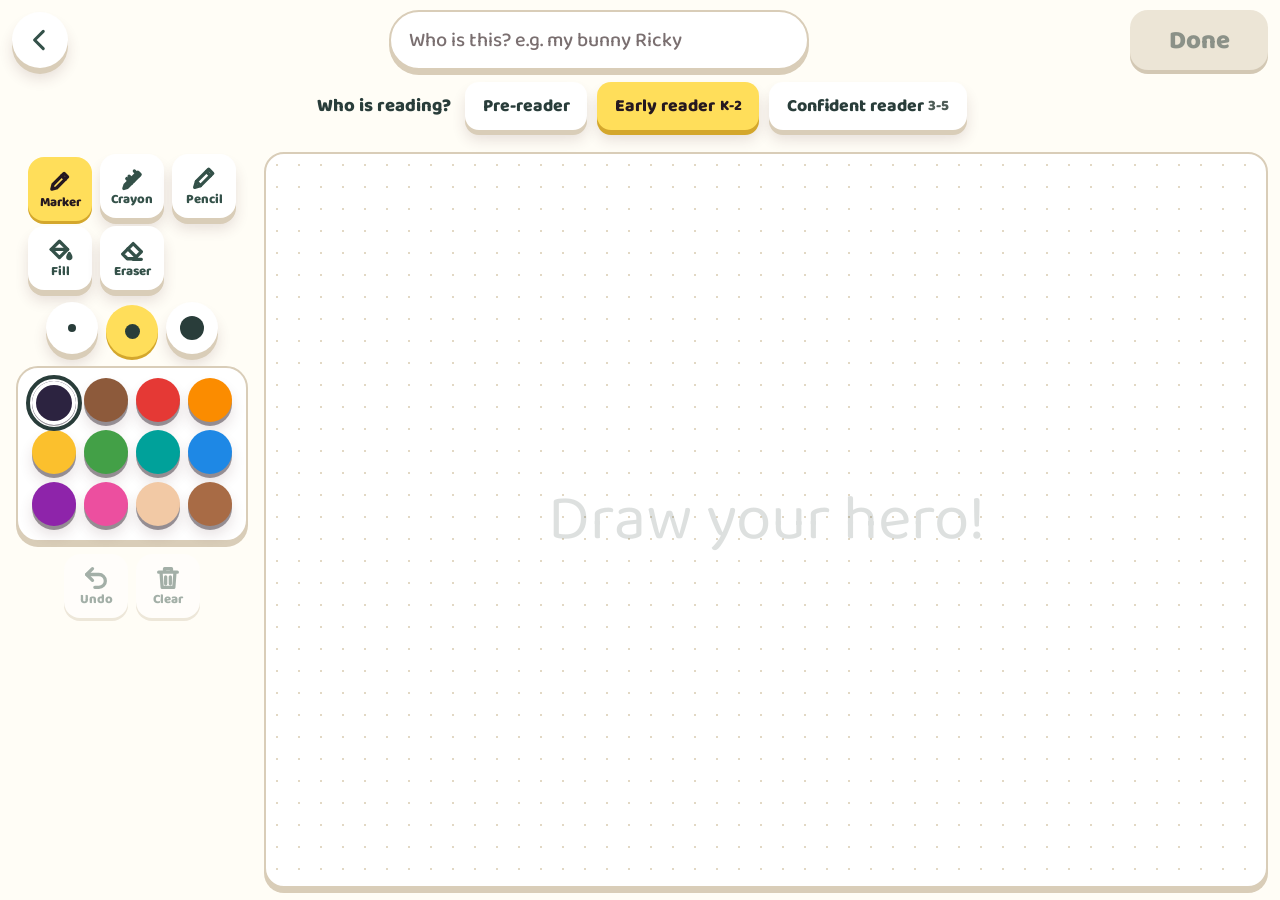
<file: static/draw.html>
<!doctype html>
<html lang="en">
<head>
<meta charset="utf-8">
<meta name="viewport" content="width=device-width, initial-scale=1, viewport-fit=cover, user-scalable=no">
<meta name="theme-color" content="#12102b">
<title>Draw your hero · StoryForge</title>
<link rel="icon" href="/static/art/icon.svg" type="image/svg+xml">
<link rel="preconnect" href="https://fonts.googleapis.com">
<link rel="preconnect" href="https://fonts.gstatic.com" crossorigin>
<link rel="stylesheet" href="https://fonts.googleapis.com/css2?family=Baloo+2:wght@500;600;700;800&family=Chewy&display=swap">
<link rel="stylesheet" href="/static/draw.css">
</head>
<body>
  <header class="bar bar-top">
    <a class="back" href="/" aria-label="Back to StoryForge">
      <svg viewBox="0 0 24 24" aria-hidden="true"><path d="M15 4l-8 8 8 8"/></svg>
    </a>
    <h1 class="visually-hidden">Draw your hero</h1>
    <!-- Optional: the child's own words ("my bunny Ricky") beat the vision model's guess. -->
    <form class="who" id="who-form" autocomplete="off">
      <label class="visually-hidden" for="who">Who is this? (you can leave it empty)</label>
      <input id="who" type="text" maxlength="60" placeholder="Who is this? e.g. my bunny Ricky" enterkeyhint="done">
    </form>
    <button class="done" id="done" type="button" disabled>Done</button>
    <fieldset class="levels" id="levels">
      <legend>Who is reading?</legend>
      <label><input type="radio" name="reading-level" value="pre"><span>Pre-reader</span></label>
      <label><input type="radio" name="reading-level" value="early" checked><span>Early reader <small>K-2</small></span></label>
      <label><input type="radio" name="reading-level" value="confident"><span>Confident reader <small>3-5</small></span></label>
    </fieldset>
  </header>

  <!-- The paper: its own area, never under the toolbar. -->
  <main class="workspace">
    <div class="paper" id="paper">
      <canvas id="canvas" aria-label="Drawing paper. Draw your hero here with your finger, a pen or the mouse."></canvas>
      <p class="hint" id="hint" aria-hidden="true">Draw your hero!</p>
      <p class="paper-note" id="paper-note" role="status" hidden></p>
    </div>

    <nav class="toolbar" aria-label="Drawing tools">
    <div class="tool-group tools" role="radiogroup" aria-label="Tools" id="tools">
      <button class="tool" type="button" role="radio" aria-checked="true" data-tool="marker">
        <svg viewBox="0 0 24 24" aria-hidden="true"><path d="M5 19l1-4 9.5-9.5 3 3L9 18z"/><path d="M13.5 7.5l3 3"/></svg>
        <span>Marker</span>
      </button>
      <button class="tool" type="button" role="radio" aria-checked="false" data-tool="crayon">
        <svg viewBox="0 0 24 24" aria-hidden="true"><path d="M6 18l-1 3 3-1 11-11-2-2z"/><path d="M14 6l4 4M9.5 10.5l4 4M7.5 12.5l4 4"/></svg>
        <span>Crayon</span>
      </button>
      <button class="tool" type="button" role="radio" aria-checked="false" data-tool="pencil">
        <svg viewBox="0 0 24 24" aria-hidden="true"><path d="M4 20l1.5-5L16 4.5l3.5 3.5L9 18.5z"/><path d="M14 6.5l3.5 3.5M5.5 15l3.5 3.5"/></svg>
        <span>Pencil</span>
      </button>
      <button class="tool" type="button" role="radio" aria-checked="false" data-tool="bucket">
        <svg viewBox="0 0 24 24" aria-hidden="true"><path d="M4.5 11.5l7-7 7 7-7 7z"/><path d="M4.5 11.5h14"/><path d="M20 15c-.7 1.2-1.3 2.1-1.3 3a1.3 1.3 0 0 0 2.6 0c0-.9-.6-1.8-1.3-3z"/></svg>
        <span>Fill</span>
      </button>
      <button class="tool" type="button" role="radio" aria-checked="false" data-tool="eraser">
        <svg viewBox="0 0 24 24" aria-hidden="true"><path d="M4 15.5l9-9 7 7-6 6H8z"/><path d="M8.5 11l7 7M13 20h7"/></svg>
        <span>Eraser</span>
      </button>
    </div>
    <div class="tool-group sizes" role="radiogroup" aria-label="Brush size" id="sizes">
      <button class="size" type="button" role="radio" aria-checked="false" aria-label="Thin" data-size="0.55"><i></i></button>
      <button class="size" type="button" role="radio" aria-checked="true" aria-label="Medium" data-size="1"><i></i></button>
      <button class="size" type="button" role="radio" aria-checked="false" aria-label="Thick" data-size="1.8"><i></i></button>
    </div>
    <div class="tool-group colors" role="radiogroup" aria-label="Colours" id="colors">
      <button type="button" role="radio" aria-checked="true" aria-label="Black" data-color="#2c2340"></button>
      <button type="button" role="radio" aria-checked="false" aria-label="Brown" data-color="#8d5a3b"></button>
      <button type="button" role="radio" aria-checked="false" aria-label="Red" data-color="#e53935"></button>
      <button type="button" role="radio" aria-checked="false" aria-label="Orange" data-color="#fb8c00"></button>
      <button type="button" role="radio" aria-checked="false" aria-label="Yellow" data-color="#fbc02d"></button>
      <button type="button" role="radio" aria-checked="false" aria-label="Green" data-color="#43a047"></button>
      <button type="button" role="radio" aria-checked="false" aria-label="Teal" data-color="#00a19a"></button>
      <button type="button" role="radio" aria-checked="false" aria-label="Blue" data-color="#1e88e5"></button>
      <button type="button" role="radio" aria-checked="false" aria-label="Purple" data-color="#8e24aa"></button>
      <button type="button" role="radio" aria-checked="false" aria-label="Pink" data-color="#ec4f9f"></button>
      <button type="button" role="radio" aria-checked="false" aria-label="Light skin" data-color="#f2c9a5"></button>
      <button type="button" role="radio" aria-checked="false" aria-label="Dark skin" data-color="#a86b45"></button>
    </div>
    <div class="tool-group actions">
      <button class="tool" id="undo" type="button" disabled>
        <svg viewBox="0 0 24 24" aria-hidden="true"><path d="M9 14L4 9l5-5"/><path d="M4 9h10.5a5.5 5.5 0 0 1 0 11H11"/></svg>
        <span>Undo</span>
      </button>
      <button class="tool" id="clear" type="button" disabled>
        <svg viewBox="0 0 24 24" aria-hidden="true"><path d="M4 7h16M10 11v6M14 11v6M6 7l1 13h10l1-13M9 7V4h6v3"/></svg>
        <span>Clear</span>
      </button>
    </div>
    </nav>
  </main>

  <div class="confirm" id="confirm" hidden>
    <div class="sheet" role="dialog" aria-modal="true" aria-labelledby="confirm-text">
      <p id="confirm-text">Clear the whole drawing?</p>
      <div class="sheet-row">
        <button class="ghost" id="confirm-no" type="button">Keep it</button>
        <button class="primary" id="confirm-yes" type="button">Clear</button>
      </div>
    </div>
  </div>

  <div class="busy" id="busy" hidden>
    <div class="sheet" role="status" aria-live="polite">
      <div class="spinner" aria-hidden="true"></div>
      <p id="busy-text">Getting to know your hero…</p>
      <p class="busy-error" id="busy-error" hidden></p>
      <button class="primary" id="busy-retry" type="button" hidden>Let's try that again</button>
      <button class="ghost" id="busy-close" type="button" hidden>Keep drawing</button>
    </div>
  </div>

<script src="/static/draw.js"></script>
</body>
</html>
</file>
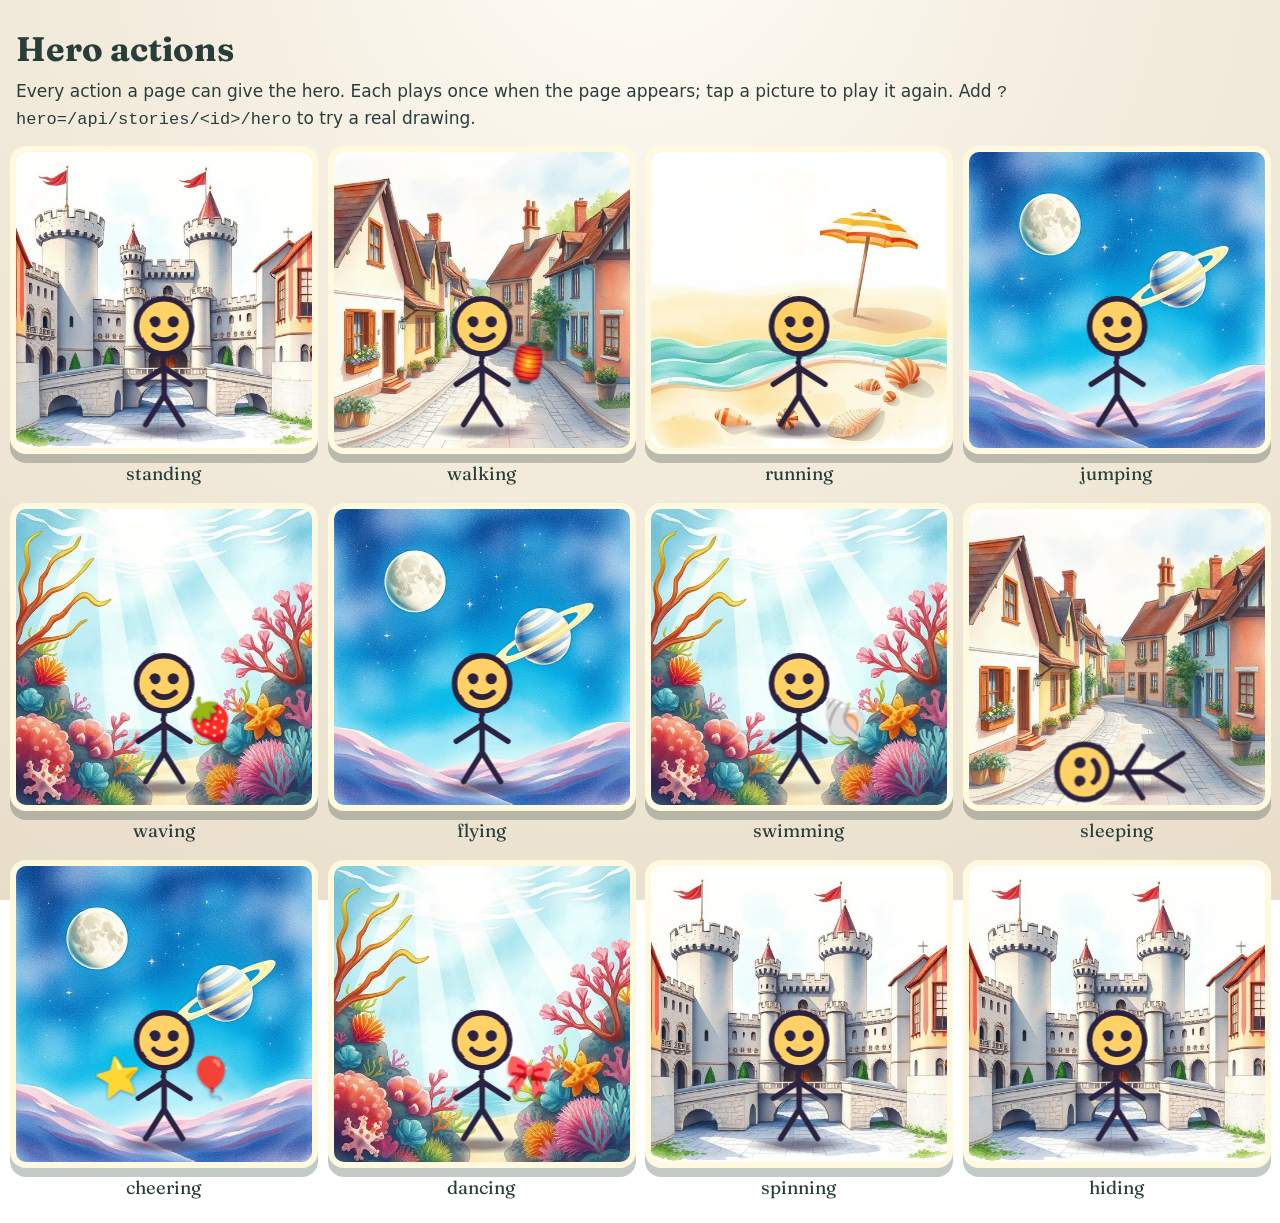
<file: static/hero-demo.html>
<!doctype html>
<html lang="en">
<head>
<meta charset="utf-8">
<meta name="viewport" content="width=device-width, initial-scale=1">
<title>Hero actions · StoryForge</title>
<link rel="icon" href="/static/art/icon.svg" type="image/svg+xml">
<link rel="stylesheet" href="/static/style.css">
<style>
  /* A preview of every hero action, using the storybook's own CSS and hero.js. */
  body { display: block; padding: 24px 16px; }
  h1 { color: var(--parchment); font-family: var(--display); margin: 0 0 4px; }
  .note { color: var(--mist); margin: 0 0 20px; }
  .grid { display: grid; grid-template-columns: repeat(auto-fill, minmax(240px, 1fr)); gap: 22px; }
  .tile { margin: 0; }
  .tile .picture { max-width: none; }
  .tile figcaption { color: var(--parchment); font-family: var(--display); font-size: 1.15rem; text-align: center; margin-top: 12px; }
</style>
</head>
<body>
<svg class="defs" width="0" height="0" aria-hidden="true" focusable="false" style="position:absolute">
  <filter id="line-boil" x="-6%" y="-6%" width="112%" height="112%">
    <feTurbulence id="line-boil-noise" type="fractalNoise" baseFrequency="0.03" numOctaves="2" seed="1"/>
    <feDisplacementMap in="SourceGraphic" scale="2" xChannelSelector="R" yChannelSelector="G"/>
  </filter>
</svg>
<h1>Hero actions</h1>
<p class="note">Every action a page can give the hero. Each plays once when the page appears; tap a picture to play it again. Add <code>?hero=/api/stories/&lt;id&gt;/hero</code> to try a real drawing.</p>
<div class="grid" id="grid"></div>
<template id="tile">
  <figure class="tile">
    <div class="picture" data-state="completed">
      <img class="background" alt="">
      <div class="hero-stage" aria-hidden="true">
        <div class="hero-move">
          <span class="hero-shadow"></span>
          <div class="hero-flip"><div class="hero-act"><div class="hero-breath">
            <img class="hero" alt="" draggable="false">
            <div class="hero-props"></div>
          </div></div></div>
        </div>
      </div>
      <div class="hero-fx" aria-hidden="true"></div>
    </div>
    <figcaption></figcaption>
  </figure>
</template>
<script src="/static/hero.js"></script>
<script>
  (() => {
    // A few tiles hold props, as a page's plan can give the hero.
    const props = { waving: ["🍓"], walking: ["🏮"], swimming: ["🐚"], cheering: ["🎈", "⭐"], dancing: ["🎀"] };
    const backgrounds = { swimming: "underwater", flying: "space", sleeping: "village", hiding: "castle", running: "beach", walking: "village" };
    // Any hero picture: ?hero=/api/stories/<id>/hero ; otherwise a simple doodle drawn right here.
    const doodle = "data:image/svg+xml," + encodeURIComponent(
      "<svg xmlns='http://www.w3.org/2000/svg' viewBox='0 0 120 160'><g fill='none' stroke='#2c2340' stroke-width='6' stroke-linecap='round'>" +
      "<circle cx='60' cy='45' r='30' fill='#ffd166'/><path d='M60 75v45M60 90l-28 18M60 90l28 18M60 120l-20 32M60 120l20 32'/>" +
      "<circle cx='50' cy='40' r='3' fill='#2c2340'/><circle cx='70' cy='40' r='3' fill='#2c2340'/><path d='M48 55q12 10 24 0'/></g></svg>");
    const hero = new URLSearchParams(location.search).get("hero") || doodle;
    const noise = document.getElementById("line-boil-noise");
    window.HeroAnimator.ACTIONS.forEach((action, i) => {
      const tile = document.getElementById("tile").content.firstElementChild.cloneNode(true);
      tile.querySelector("figcaption").textContent = action;
      tile.querySelector(".background").src = `/static/art/preset-${backgrounds[action] || ["castle", "beach", "village", "space", "underwater"][i % 5]}.jpg`;
      const img = tile.querySelector(".hero");
      img.src = hero;
      img.style.filter = "url(#line-boil)";
      document.getElementById("grid").appendChild(tile);
      // Only the first tile drives the shared line-boil noise; the others just animate.
      const animator = window.HeroAnimator.create(tile.querySelector(".picture"), {
        fx: tile.querySelector(".hero-fx"), noise: i === 0 ? noise : null,
      });
      animator.init();
      const held = (props[action] || []).map((emoji) => ({ name: "", emoji }));
      animator.set(action, held);
      tile.addEventListener("click", () => animator.set(action, held));
    });
  })();
</script>
</body>
</html>
</file>
<file: static/draw.css>
/* StoryForge: the hero drawing page, in the team's storybook style (same fonts, colours and chunky
   buttons as style.css): Baloo 2, warm paper, a coloured bottom edge that presses down. */

:root {
  --text: #293d3a;
  --text-soft: #4f5d58;
  --paper: #fffdf6;
  --cream: #fff9df;
  --red: #ff524d;  --red-edge: #c4376d;  --orange: #ff8637;
  --yellow: #ffde5a; --yellow-edge: #d4a72c;
  --violet: #684178;
  --soft-edge: #d9cdb8;
  --button-text: #251820;
  --ui: "Baloo 2", "Trebuchet MS", system-ui, sans-serif;
  --titles: "Chewy", "Baloo 2", cursive;
  --ease: cubic-bezier(.2, .7, .2, 1);
  --pad: max(12px, env(safe-area-inset-left));
}

/* Overlays below use display: grid, which would otherwise beat the hidden attribute
   (the loading screen then covers the paper from the start). Same rule as style.css. */
[hidden] { display: none !important; }

* { box-sizing: border-box; }
html, body { height: 100%; }
/* Top bar, then the workspace: the paper and the toolbar side by side (landscape) or one above the
   other (portrait). The toolbar never covers the paper. */
body {
  margin: 0;
  height: 100dvh;
  display: grid;
  grid-template-rows: auto minmax(0, 1fr);
  overflow: hidden;
  background: var(--paper);
  color: var(--text);
  font-family: var(--ui);
  -webkit-tap-highlight-color: transparent;
  -webkit-user-select: none;
  user-select: none;
  overscroll-behavior: none;
}

.workspace {
  min-height: 0;
  display: grid;
  grid-template-rows: minmax(0, 1fr) auto;
  gap: 12px;
  padding: 4px var(--pad) max(12px, env(safe-area-inset-bottom));
}
/* The paper. (Only the drawing is sent, never this background.) */
.paper {
  position: relative; min-height: 0; min-width: 0; overflow: hidden;
  border-radius: 20px;
  border: 2px solid var(--soft-edge);
  box-shadow: 0 5px 0 var(--soft-edge);
  background:
    radial-gradient(#e2d8c4 1px, transparent 1.4px) 0 0 / 22px 22px,
    #fff;
}
#canvas {
  position: absolute; inset: 0;
  width: 100%; height: 100%;
  touch-action: none;
  cursor: crosshair;
}
.paper-note {
  position: absolute; top: 12px; left: 50%; transform: translateX(-50%); z-index: 2;
  margin: 0; padding: .45em 1.1em; border-radius: 999px;
  background: #fff6bd; color: #4a3550; font-weight: 800; font-size: 1.05rem;
  box-shadow: 0 4px 0 var(--yellow-edge);
  pointer-events: none; white-space: nowrap;
}

.hint {
  position: absolute; inset: 0;
  display: grid; place-items: center;
  margin: 0;
  font-family: var(--titles); font-weight: 400;
  font-size: clamp(2.2rem, 7vw, 4rem);
  color: rgba(41, 61, 58, .16);
  pointer-events: none;
  transition: opacity .4s var(--ease);
}
.hint.gone { opacity: 0; }

.bar {
  display: flex; align-items: center; gap: 12px;
  padding-inline: var(--pad);
}
.bar-top { padding-top: max(10px, env(safe-area-inset-top)); padding-bottom: 12px; justify-content: space-between; flex-wrap: wrap; row-gap: 12px; }

.visually-hidden {
  position: absolute !important; width: 1px; height: 1px; margin: -1px; padding: 0;
  overflow: hidden; clip: rect(0 0 0 0); white-space: nowrap; border: 0;
}

button { font: inherit; color: inherit; cursor: pointer; }
button:focus-visible, a:focus-visible { outline: 3px solid var(--violet); outline-offset: 3px; }

/* ───────── chunky buttons: a coloured bottom edge that presses down ───────── */

.back, .done, .primary, .ghost, .tool, .size, .who-mic, .levels span, .colors button {
  --face: #fff; --edge: var(--soft-edge); --lift: 6px;
  border: 0;
  background: var(--face);
  color: var(--text);
  font-weight: 800;
  box-shadow: 0 var(--lift) 0 var(--edge), 0 calc(var(--lift) + 5px) 14px rgba(84, 42, 51, .14);
  transition: transform .18s var(--ease), box-shadow .18s var(--ease), background-color .18s;
}
@media (hover: hover) {
  .back:hover, .done:hover:not(:disabled), .primary:hover, .ghost:hover, .tool:hover:not(:disabled), .size:hover,
  .who-mic:hover, .levels label:hover span, .colors button:hover:not([aria-checked="true"]) {
    transform: translateY(-3px) rotate(-1deg);
    box-shadow: 0 calc(var(--lift) + 3px) 0 var(--edge), 0 calc(var(--lift) + 9px) 18px rgba(84, 42, 51, .16);
  }
  .done:hover:not(:disabled), .primary:hover { --face: var(--orange); }
}
.back:active, .done:active:not(:disabled), .primary:active, .ghost:active, .tool:active:not(:disabled), .size:active,
.who-mic:active, .levels label:active span, .colors button:active {
  transform: translateY(calc(var(--lift) - 2px));
  box-shadow: 0 2px 0 var(--edge);
}

.who {
  flex: 1 1 auto; max-width: 420px; min-width: 0;
  display: flex; align-items: center; gap: 6px;
  min-height: 56px; padding: 4px 6px 4px 18px;
  border-radius: 999px;
  background: #fff;
  border: 2px solid var(--soft-edge);
  box-shadow: 0 5px 0 var(--soft-edge);
}
.who:focus-within { border-color: #d06d4b; box-shadow: 0 5px 0 #e3b9a4; }
.who input {
  flex: 1; min-width: 0; border: 0; outline: 0; background: transparent;
  font: inherit; font-size: clamp(1.05rem, 3vw, 1.25rem); font-weight: 700; color: var(--text); padding: 8px 0;
}
.who input::placeholder { color: #7a6f70; opacity: 1; font-weight: 500; }
.who-mic {
  --face: #43b4fb; --edge: #2a86c4; --lift: 4px;
  display: grid; place-items: center; flex: none;
  width: 44px; height: 44px; border-radius: 50%;
  color: #1d3346;
}
.who-mic svg { width: 22px; height: 22px; fill: none; stroke: currentColor; stroke-width: 2.2; stroke-linecap: round; stroke-linejoin: round; }
.who-mic.listening { --face: #ff80cf; --edge: #c2559b; animation: pulse 1s ease-in-out infinite; }
@keyframes pulse { 50% { outline: 4px solid rgba(255, 128, 207, .5); outline-offset: 3px; } }

.back {
  display: grid; place-items: center;
  width: 56px; height: 56px; border-radius: 50%;
  color: #345149;
}
.back svg, .tool svg { width: 26px; height: 26px; fill: none; stroke: currentColor; stroke-width: 2.8; stroke-linecap: round; stroke-linejoin: round; }

.done, .primary {
  --face: var(--red); --edge: var(--red-edge); --lift: 7px;
  border-radius: 18px;
  min-height: 60px; padding: 0 1.5em;
  color: var(--button-text);
  font-size: clamp(1.3rem, 3.4vw, 1.6rem);
}
.done:disabled { --face: #ece5d6; --edge: #d3c8b4; color: rgba(41, 61, 58, .5); box-shadow: 0 4px 0 var(--edge); cursor: default; }

/* Reading level: three chunky pills (radio buttons underneath), on a second row of the top bar. */
.levels {
  flex: 1 1 100%; border: 0; margin: 0; padding: 0 0 6px; min-width: 0;
  display: flex; flex-wrap: wrap; justify-content: center; align-items: center; gap: 12px 10px;
  pointer-events: none;
}
.levels > * { pointer-events: auto; }
.levels legend { float: left; padding: 0 4px; font-size: clamp(1rem, 2.6vw, 1.15rem); font-weight: 800; color: var(--text); }
.levels label { position: relative; }
.levels input { position: absolute; inset: 0; margin: 0; opacity: 0; cursor: pointer; z-index: 1; }
.levels span {
  --lift: 5px;
  display: inline-flex; align-items: center; min-height: 48px;
  border-radius: 14px; padding: 0 1em;
  font-size: clamp(.98rem, 2.6vw, 1.1rem);
}
.levels small { font-size: .85em; color: var(--text-soft); margin-left: .3em; }
.levels input:checked + span { --face: var(--yellow); --edge: var(--yellow-edge); color: var(--button-text); }
.levels input:checked + span small { color: var(--button-text); }
.levels input:focus-visible + span { outline: 3px solid var(--violet); outline-offset: 4px; }

/* ───────── the toolbar ─────────
   Portrait: one row of tools, sizes, undo and clear, then the twelve colours.
   Landscape: a panel left of the paper (away from a right hand that is drawing). */
.toolbar {
  display: grid;
  grid-template-columns: auto auto auto;
  grid-template-areas: "tools sizes actions" "colors colors colors";
  justify-content: center; align-items: center;
  gap: 12px 18px;
}
.tools { grid-area: tools; }
.sizes { grid-area: sizes; }
.actions { grid-area: actions; }
.colors { grid-area: colors; }
.tool-group { display: flex; gap: 8px; }

/* Tools: big icon buttons; the chosen one is yellow and pressed in. */
.tool {
  display: flex; flex-direction: column; align-items: center; justify-content: center; gap: 1px;
  width: 64px; min-height: 64px; padding: 6px 4px;
  border-radius: 16px;
  font-size: .82rem; line-height: 1.1;
  color: #345149;
}
.tool svg { width: 28px; height: 28px; }
.tool[aria-checked="true"] { --face: var(--yellow); --edge: var(--yellow-edge); color: var(--button-text); transform: translateY(3px); box-shadow: 0 3px 0 var(--edge); }
.tool:disabled { opacity: .45; box-shadow: 0 3px 0 var(--edge); cursor: default; }

/* Brush sizes: three dots. */
.size {
  display: grid; place-items: center;
  width: 52px; height: 52px; border-radius: 50%;
}
.size i { display: block; border-radius: 50%; background: var(--text); }
.size:nth-child(1) i { width: 8px; height: 8px; }
.size:nth-child(2) i { width: 15px; height: 15px; }
.size:nth-child(3) i { width: 24px; height: 24px; }
.size[aria-checked="true"] { --face: var(--yellow); --edge: var(--yellow-edge); transform: translateY(3px); box-shadow: 0 3px 0 var(--edge); }

/* Colour swatches: twelve chunky circles with a darker bottom edge; the chosen one is pressed in. */
.colors {
  flex-wrap: wrap; justify-content: center;
  padding: 10px 14px 14px; border-radius: 22px;
  background: #fff;
  border: 2px solid var(--soft-edge);
  box-shadow: 0 5px 0 var(--soft-edge);
}
.colors button {
  --face: var(--swatch); --edge: rgba(41, 30, 40, .45); --lift: 4px;
  width: 44px; height: 44px; flex: none;
  border-radius: 50%;
  background: var(--swatch);
}
.colors button[aria-checked="true"] {
  transform: translateY(3px);
  box-shadow: 0 1px 0 var(--edge), inset 0 0 0 4px #fff;
  outline: 4px solid var(--text); outline-offset: 2px;
}

/* Narrow portrait (phones): tools on their own row, colours in two rows. */
@media (max-width: 719px) and (orientation: portrait) {
  .toolbar { grid-template-columns: auto auto; grid-template-areas: "tools tools" "sizes actions" "colors colors"; gap: 10px 14px; }
  .tool { width: 58px; min-height: 58px; }
  .colors { max-width: calc(6 * 44px + 5 * 8px + 32px); }
}
/* Landscape: the toolbar is a panel left of the paper. */
@media (orientation: landscape) and (min-width: 700px) {
  .workspace { grid-template-columns: auto minmax(0, 1fr); grid-template-rows: minmax(0, 1fr); }
  .toolbar { grid-column: 1; grid-row: 1; }
  .paper { grid-column: 2; grid-row: 1; }
  .toolbar {
    grid-template-columns: auto; grid-template-areas: "tools" "sizes" "colors" "actions";
    align-content: start; justify-items: center; overflow-y: auto; padding: 2px 4px 8px;
  }
  .tools { display: grid; grid-template-columns: repeat(3, 64px); }
  .colors { display: grid; grid-template-columns: repeat(4, 44px); gap: 8px; }
}
/* Short landscape screens (phones): smaller tools so everything still fits. */
@media (orientation: landscape) and (max-height: 520px) {
  .tool { width: 52px; min-height: 52px; font-size: .72rem; }
  .tool svg { width: 22px; height: 22px; }
}

.confirm, .busy {
  position: fixed; inset: 0;
  display: grid; place-items: center;
  padding: 20px;
  background: rgba(8, 10, 26, .6);
}
.sheet {
  width: min(440px, 100%);
  display: flex; flex-direction: column; align-items: center; gap: 18px;
  padding: 30px 26px 34px;
  border-radius: 25px;
  background: #fff0c7; color: #443847;
  border: 6px solid #5b3a49;
  box-shadow: 0 15px 0 #2c2232;
  text-align: center;
  font-size: 1.35rem; font-weight: 800;
  animation: sheetPop .35s cubic-bezier(.2, .9, .3, 1.2);
}
@keyframes sheetPop { from { transform: scale(.75) rotate(3deg); opacity: 0; } }
.sheet p { margin: 0; }
.sheet-row { display: flex; gap: 14px; flex-wrap: wrap; justify-content: center; padding-bottom: 6px; }
.ghost {
  border-radius: 16px; padding: 0 1.3em; min-height: 56px;
  font-size: 1.15rem;
}
.busy-error { font-size: 1.08rem; font-weight: 700; color: #5d4f5d; }
.spinner {
  width: 60px; height: 60px; border-radius: 50%;
  border: 8px solid #f3e6c0; border-top-color: var(--red); border-right-color: var(--yellow);
  animation: spin 1s linear infinite;
}
@keyframes spin { to { transform: rotate(360deg); } }

@media (prefers-reduced-motion: reduce) {
  *, *::before, *::after { animation-duration: .01ms !important; animation-iteration-count: 1 !important; transition-duration: .01ms !important; }
  .back, .done, .primary, .ghost, .tool, .size, .who-mic, .levels span, .colors button { transform: none !important; }
}
</file>
<file: static/style.css>
/* StoryForge, in the team's storybook style (KidsStorybookGame): Chewy for titles, Baloo 2 for
   everything else, a bright title screen (paper moon, hills, trees), the name "StoryForge" in Caprasimo, a green
   two-panel book on dotted paper, and chunky buttons whose coloured bottom edge presses down.
   The picture and the hero layer ("Hero animation" below) keep their own look. */

@font-face {
  font-family: "Caprasimo"; /* the StoryForge title, everywhere (self-hosted; OFL, see static/fonts) */
  src: url("/static/fonts/caprasimo-latin.woff2") format("woff2");
  font-weight: 400;
  font-display: swap;
}
@font-face {
  font-family: "Fraunces"; /* only the hero's sleeping "zzz" still uses it */
  src: url("/static/fonts/fraunces-latin-soft.woff2") format("woff2");
  font-weight: 100 900;
  font-display: swap;
}

:root {
  /* the team palette */
  --text: #293d3a;
  --title: #2d4e47;
  --text-soft: #4f5d58;     /* 6.6:1 on the paper */
  --paper: #faf6ea;
  --paper-dots: #d7cdb9;
  --cream: #fff9df;
  --frame: #4f8576;         /* the book frame, a little brighter than the design's #48685d */
  --frame-light: #5f9686;
  --frame-edge: #b7a88d;
  --chapter: #a94b31;       /* the design's #cf6a48, darkened to 5:1 for the small label */
  --rust: #d06d4b;
  --red: #ff524d;  --red-edge: #c4376d;  --orange: #ff8637;
  --yellow: #ffde5a; --yellow-edge: #d4a72c;
  --pink: #ff80cf; --purple: #c889ee; --violet: #684178; --violet-deep: #39285f;
  --green: #71b54c; --teal: #71c9b7; --blue: #43b4fb; --blue-edge: #2a86c4;
  --soft-edge: #d9cdb8;
  --button-text: #251820;   /* on red, orange and yellow buttons: 5:1 or better */

  /* The hero layer's own colours and font (unchanged). */
  --gold: #f4c76b;
  --gold-bright: #ffe3a1;
  --ember: #e89a3c;
  --ink: #2c2340;

  --ui: "Baloo 2", "Trebuchet MS", system-ui, sans-serif;
  --titles: "Chewy", "Baloo 2", cursive;
  /* The name "StoryForge" itself: one deep purple with a soft cream offset shadow. */
  --brand-font: "Caprasimo", "Chewy", "Baloo 2", serif;
  --brand-ink: #4b2d63;
  --brand-shadow: 3px 3px 0 #ffe7a8;
  --display: "Fraunces", "Iowan Old Style", "Palatino Linotype", Palatino, Georgia, serif;

  /* spacing scale: 4 8 12 16 24 32 48 64 */
  --s1: .25rem; --s2: .5rem; --s3: .75rem; --s4: 1rem; --s5: 1.5rem; --s6: 2rem; --s7: 3rem; --s8: 4rem;
  --ease: cubic-bezier(.2, .7, .2, 1);
}

*, *::before, *::after { box-sizing: border-box; }
[hidden] { display: none !important; }

html { -webkit-text-size-adjust: 100%; overflow-x: clip; }
body {
  margin: 0;
  min-height: 100dvh;
  display: grid;
  grid-template-rows: auto 1fr;
  background: radial-gradient(circle at 50% -10%, #fffdf7 0, #f4eddf 40%, #e8ddc9 100%) fixed;
  color: var(--text);
  font-family: var(--ui);
  font-size: 1.0625rem;
  line-height: 1.5;
  -webkit-font-smoothing: antialiased;
}
/* The cover and "describe your story" sit in the title screen's bright sky. */
body[data-view="landing"], body[data-view="invite"] {
  background:
    radial-gradient(rgba(255, 255, 255, .45) 2px, transparent 2px) 0 0 / 41px 41px,
    radial-gradient(circle at 50% 35%, #fffde5 0, #d8f5b2 28%, #71d7ca 62%, #43b4fb 100%);
  background-attachment: fixed;
}

button, input, textarea { font: inherit; color: inherit; }
button, a { -webkit-tap-highlight-color: transparent; }
button { cursor: pointer; }
button:disabled { cursor: default; }
:focus-visible { outline: 3px solid var(--violet); outline-offset: 3px; }

.visually-hidden {
  position: absolute; width: 1px; height: 1px; overflow: hidden;
  clip-path: inset(50%); white-space: nowrap;
}

/* ───────── chunky buttons ─────────
   A coloured bottom edge (--edge) under a coloured face (--face): hover lifts it a little,
   pressing pushes it down onto its edge. Every button is at least 48px tall for little fingers. */

.play-button, .chunky, .primary, .ghost, .quiet-link, .round, .leaf-button, .ink-button, .ink-link,
.mic, .levels span, .tap-to-hear-pill, .icon-button {
  --face: #fff; --edge: var(--soft-edge); --lift: 6px;
  border: 0;
  background: var(--face);
  color: var(--text);
  font-family: var(--ui);
  font-weight: 800;
  text-decoration: none;
  box-shadow: 0 var(--lift) 0 var(--edge), 0 calc(var(--lift) + 5px) 14px rgba(84, 42, 51, .16);
  transition: transform .18s var(--ease), box-shadow .18s var(--ease), background-color .18s;
}
@media (hover: hover) {
  .play-button:hover, .chunky:hover:not(:disabled), .primary:hover:not(:disabled), .ghost:hover,
  .quiet-link:hover:not(:disabled), .round:hover, .leaf-button:hover:not(:disabled), .ink-button:hover,
  .ink-link:hover, .mic:hover:not(.listening), .levels label:hover span, .icon-button:hover,
  .tap-to-hear:hover .tap-to-hear-pill {
    transform: translateY(-3px) rotate(-1deg);
    box-shadow: 0 calc(var(--lift) + 3px) 0 var(--edge), 0 calc(var(--lift) + 9px) 18px rgba(84, 42, 51, .18);
  }
}
.play-button:active, .chunky:active:not(:disabled), .primary:active:not(:disabled), .ghost:active,
.quiet-link:active:not(:disabled), .round:active, .leaf-button:active:not(:disabled), .ink-button:active,
.ink-link:active, .levels label:active span, .icon-button:active, .tap-to-hear:active .tap-to-hear-pill {
  transform: translateY(calc(var(--lift) - 2px));
  box-shadow: 0 2px 0 var(--edge);
}
.primary:disabled, .chunky:disabled, .quiet-link:disabled, .choice:disabled { opacity: .5; }

.play-button, .primary, .tap-to-hear-pill { --face: var(--red); --edge: var(--red-edge); --lift: 7px; color: var(--button-text); }
@media (hover: hover) { .play-button:hover, .primary:hover:not(:disabled) { --face: var(--orange); } }
.play-button {
  display: inline-flex; align-items: center; justify-content: center; gap: 12px;
  min-width: 200px; min-height: 64px; padding: 0 1.4em;
  border-radius: 18px;
  font-size: 1.45rem;
}
.play-triangle { width: 0; height: 0; border-top: 9px solid transparent; border-bottom: 9px solid transparent; border-left: 14px solid currentColor; }
.chunky {
  display: inline-flex; align-items: center; justify-content: center;
  min-height: 56px; padding: 0 1.3em;
  border-radius: 16px;
  font-size: 1.15rem;
}
.chunky.soft { --face: #fff6bd; --edge: var(--yellow-edge); color: #4a3550; }
.primary { border-radius: 16px; min-height: 56px; padding: 0 1.4em; font-size: 1.15rem; }
.primary.small { min-height: 52px; font-size: 1.05rem; padding: 0 1.1em; white-space: nowrap; }
.ghost, .quiet-link {
  display: inline-flex; align-items: center; justify-content: center;
  min-height: 48px; padding: 0 1.1em; border-radius: 14px; font-size: 1rem;
}

/* ───────── top bar ───────── */

.top {
  display: grid;
  grid-template-columns: 1fr auto 1fr;
  align-items: center;
  gap: var(--s4);
  padding: var(--s3) clamp(var(--s4), 3vw, var(--s6));
  min-height: 5.5rem;
  max-width: 1240px; width: 100%; margin: 0 auto;
}
body[data-view="landing"] .top { display: none; } /* the title screen is the whole page */
body[data-view="landing"] { grid-template-rows: 1fr; } /* so the cover gets the full height and sits centred */
.wordmark {
  justify-self: start;
  display: flex; align-items: center; gap: 12px;
  color: var(--brand-ink);
  text-decoration: none;
  font-family: var(--brand-font);
  font-weight: 400;
  font-size: 1.6rem;
  letter-spacing: .3px;
  text-shadow: var(--brand-shadow);
}
/* the little lantern from the design's brand mark */
.brand-mark { width: 42px; height: 42px; flex: none; border-radius: 50% 50% 46% 54%; background: #dd714b; display: grid; place-items: center; transform: rotate(-8deg); box-shadow: inset 0 -4px rgba(86, 53, 40, .15); }
.brand-mark span { width: 19px; height: 23px; background: #ffefac; border-radius: 50% 50% 45% 45%; box-shadow: 0 0 0 4px #315b52; position: relative; }
.brand-mark span::after { content: ""; width: 3px; height: 8px; background: #315b52; position: absolute; top: -6px; left: 8px; }
body[data-view="invite"] .wordmark { color: #1f4740; }

.top-centre { text-align: center; min-width: 0; }
.top-actions { justify-self: end; display: flex; align-items: center; gap: var(--s3); flex-wrap: wrap; justify-content: flex-end; }
.top-reading { display: none; }
body[data-view="reading"] .top-reading { display: block; }

.story-title {
  margin: 0;
  color: var(--title);
  font-family: var(--titles);
  font-weight: 400;
  font-size: clamp(1.6rem, 3vw, 2.4rem);
  line-height: 1.05;
  letter-spacing: .2px;
  text-wrap: balance;
}
.page-count { margin: 2px 0 0; color: var(--text-soft); font-size: .95rem; font-weight: 700; }

.icon-button {
  display: inline-flex; align-items: center; gap: .45em;
  min-height: 48px; padding: 0 1em; border-radius: 999px; font-size: .98rem;
  --lift: 4px;
}
.icon-button svg { width: 1.3em; height: 1.3em; fill: none; stroke: currentColor; stroke-width: 2; stroke-linecap: round; stroke-linejoin: round; }
.icon-button .spk { fill: currentColor; stroke: none; }
.icon-button .slash { display: none; }
.icon-button[aria-pressed="false"] .wave { display: none; }
.icon-button[aria-pressed="false"] .slash { display: inline; }
.icon-button[aria-pressed="false"] { color: var(--text-soft); }
.leave-confirm { display: inline-flex; align-items: center; gap: var(--s2); flex-wrap: wrap; justify-content: flex-end; font-size: 1rem; font-weight: 700; }

/* ───────── the stage ───────── */

.stage {
  position: relative;
  display: flex;
  flex-direction: column;
  align-items: center;
  justify-content: center;
  padding: 0 clamp(var(--s4), 3vw, var(--s6)) var(--s5);
  overflow: clip;
}
body[data-view="landing"] .stage { padding: 34px clamp(14px, 3vw, 34px); }
body[data-view="reading"] .stage { justify-content: flex-start; overflow: visible; gap: var(--s5); }
body[data-view="reading"] .top { min-height: 4.75rem; }

/* ───────── the cover: the title screen ───────── */

.cover { display: flex; flex-direction: column; align-items: center; width: 100%; }
body:not([data-view="landing"]) .cover { display: none; }
.motes { display: none; }

/* ───────── a real open book (the title screen and the story page share it) ─────────
   A purple hardcover 10px larger than the pages all round, its thickness a darker 10px band below
   and a deep soft shadow on the ground. Under each page a block of page edges (seven cream and tan
   lines) curving up toward the outer corner, and thin page edges down the outer sides. The pages'
   top edges bow down into the spine. Smooth curves come from small inline SVGs (anti-aliased, so
   no stepped edges); everything is the book's own background, shadows and one masked strip, so it
   costs nothing while reading. The paper's curve is painted under each page's content, never over
   the picture or the hero. */
.title-book, .book {
  --cover: var(--violet);
  --cover-edge: #3a2150;
  --lip: 10px;       /* cover beyond the pages */
  --stack: 8px;      /* page edges down the outer sides: four lines */
  --block: 14px;     /* the block of page edges under the pages: seven lines */
  --sheet: #fffaf0;
  --sheet-line: #d3c19c;
  border: 0;
  border-radius: 22px;
  padding: var(--lip) calc(var(--lip) + var(--stack)) calc(var(--lip) + var(--block));
  background:
    url("data:image/svg+xml,<svg xmlns='http://www.w3.org/2000/svg' viewBox='0 0 100 14' preserveAspectRatio='none'><path d='M0 0H100V14C62 14 26 13 0 8.5Z' fill='%23fffaf0'/><path d='M0 1.21C26 1.80 62 2 100 2M0 2.43C26 3.61 62 4 100 4M0 3.64C26 5.41 62 6 100 6M0 4.86C26 7.21 62 8 100 8M0 6.07C26 9.02 62 10 100 10M0 7.29C26 10.82 62 12 100 12' fill='none' stroke='%23d3c19c' stroke-width='1' vector-effect='non-scaling-stroke'/><path d='M100 14C62 14 26 13 0 8.5' fill='none' stroke='%23b9a37a' stroke-width='1.3' vector-effect='non-scaling-stroke'/></svg>") left var(--lip) bottom var(--lip) / calc(50% - var(--lip)) var(--block) no-repeat,
    url("data:image/svg+xml,<svg xmlns='http://www.w3.org/2000/svg' viewBox='0 0 100 14' preserveAspectRatio='none'><g transform='translate(100 0) scale(-1 1)'><path d='M0 0H100V14C62 14 26 13 0 8.5Z' fill='%23fffaf0'/><path d='M0 1.21C26 1.80 62 2 100 2M0 2.43C26 3.61 62 4 100 4M0 3.64C26 5.41 62 6 100 6M0 4.86C26 7.21 62 8 100 8M0 6.07C26 9.02 62 10 100 10M0 7.29C26 10.82 62 12 100 12' fill='none' stroke='%23d3c19c' stroke-width='1' vector-effect='non-scaling-stroke'/><path d='M100 14C62 14 26 13 0 8.5' fill='none' stroke='%23b9a37a' stroke-width='1.3' vector-effect='non-scaling-stroke'/></g></svg>") right var(--lip) bottom var(--lip) / calc(50% - var(--lip)) var(--block) no-repeat,
    repeating-linear-gradient(to right, var(--sheet-line) 0 1px, var(--sheet) 1px 2px)
      left var(--lip) top var(--lip) / var(--stack) calc(100% - 2 * var(--lip) - var(--block)) no-repeat,
    repeating-linear-gradient(to left, var(--sheet-line) 0 1px, var(--sheet) 1px 2px)
      right var(--lip) top var(--lip) / var(--stack) calc(100% - 2 * var(--lip) - var(--block)) no-repeat,
    var(--cover);
  box-shadow:
    inset 0 2px 0 rgba(255, 255, 255, .2),
    0 10px 0 var(--cover-edge),
    0 32px 26px -12px rgba(28, 20, 50, .55),
    0 60px 70px -26px rgba(28, 20, 50, .45);
}
/* The pages bow open: the cover shows above their top edges, which dip gently into the spine. */
.title-book::before, .book::before {
  content: ""; position: absolute; z-index: 11; pointer-events: none;
  left: var(--lip); right: var(--lip); top: var(--lip); height: 16px;
  background: var(--cover);
  -webkit-mask: url("data:image/svg+xml,<svg xmlns='http://www.w3.org/2000/svg' viewBox='0 0 200 16' preserveAspectRatio='none'><path d='M0 0H200V3C150 3.4 115 6 100 14C85 6 50 3.4 0 3Z'/></svg>") 0 0 / 100% 100% no-repeat;
  mask: url("data:image/svg+xml,<svg xmlns='http://www.w3.org/2000/svg' viewBox='0 0 200 16' preserveAspectRatio='none'><path d='M0 0H200V3C150 3.4 115 6 100 14C85 6 50 3.4 0 3Z'/></svg>") 0 0 / 100% 100% no-repeat;
}
/* The gutter: a deep crease down the middle, over the pages' inner edges only (never as far as the
   picture, which sits inside the page's padding). */
.title-spine, .book::after {
  content: ""; position: absolute; z-index: 10; pointer-events: none;
  top: var(--lip); bottom: calc(var(--lip) + var(--block)); left: calc(50% - 14px); width: 28px;
  background: linear-gradient(90deg, transparent, rgba(50, 28, 48, .16) 30%, rgba(40, 20, 40, .5) 50%,
                              rgba(50, 28, 48, .16) 70%, transparent);
}
/* The curve of the paper, under each page's content: shade where it bends into the spine, light on
   the lifted outer edge and corners. */
.title-book, .book { --bend-left: linear-gradient(to left, rgba(60, 35, 55, .26), rgba(60, 35, 55, .08) 7%, transparent 16%),
                                  linear-gradient(to right, rgba(255, 255, 255, .28), transparent 3%),
                                  radial-gradient(circle at 0 100%, rgba(255, 255, 255, .3), transparent 26px),
                                  radial-gradient(circle at 0 0, rgba(255, 255, 255, .22), transparent 22px);
                     --bend-right: linear-gradient(to right, rgba(60, 35, 55, .22), rgba(60, 35, 55, .07) 7%, transparent 16%),
                                   linear-gradient(to left, rgba(255, 255, 255, .3), transparent 3%),
                                   radial-gradient(circle at 100% 100%, rgba(255, 255, 255, .32), transparent 26px),
                                   radial-gradient(circle at 100% 0, rgba(255, 255, 255, .24), transparent 22px); }

.title-book {
  width: min(1040px, 94vw);
  min-height: min(680px, 80vh);
  display: grid; grid-template-columns: 1fr 1fr;
  position: relative; z-index: 2;
  animation: titleArrive .85s cubic-bezier(.18, .8, .25, 1) both;
}
html.opening .title-book { animation-play-state: paused; } /* it arrives once the opening is over */
.title-page { position: relative; overflow: hidden; }
.title-left { background: var(--bend-left), var(--blue); border-radius: 10px 0 0 0; } /* square at the bottom: it sits on the page block */
/* a little ringed planet in the top corner (the ring is ::after, tilted) */
.title-left::before {
  content: ""; position: absolute; z-index: 1; width: 92px; height: 92px; top: 46px; right: 52px; border-radius: 50%;
  background:
    radial-gradient(circle at 34% 38%, rgba(255, 255, 255, .35) 0 9px, transparent 10px),
    radial-gradient(circle at 64% 66%, rgba(57, 40, 95, .18) 0 11px, transparent 12px),
    radial-gradient(circle at 70% 30%, rgba(57, 40, 95, .14) 0 6px, transparent 7px),
    #8a7fe8;
  box-shadow: inset -10px -8px 0 rgba(57, 40, 95, .18);
}
.title-left::after {
  content: ""; position: absolute; z-index: 1; width: 150px; height: 38px; top: 73px; right: 23px; border-radius: 50%;
  border: 6px solid #c889ee; border-top-color: transparent; transform: rotate(-16deg);
}
.title-left .cover-photo { position: absolute; inset: 0; width: 100%; height: 100%; object-fit: cover; z-index: 5; }
.title-right { background: var(--bend-right), var(--cream); border-radius: 0 10px 0 0; color: #46354b; display: grid; place-items: center; }
.paper-moon { position: absolute; width: 132px; height: 132px; border-radius: 50%; background: #fff2a2; top: 70px; left: 75px; box-shadow: 0 0 0 18px rgba(255, 231, 134, .12), 0 0 60px rgba(255, 231, 134, .32); animation: moonBob 4s ease-in-out infinite; }
.paper-star {
  position: absolute; z-index: 3; width: 30px; height: 30px; overflow: visible;
  fill: #ffe680; stroke: #e98a4f; stroke-width: 2.6; stroke-linecap: round; stroke-linejoin: round;
  animation: doodleTwinkle 1.4s ease-in-out infinite alternate;
}
.star-one { left: 58px; top: 250px; rotate: -12deg; }
.star-two { right: 70px; top: 196px; width: 24px; height: 24px; fill: #e3f29a; stroke: #6c9b3f; animation-delay: .5s; rotate: 14deg; }
@keyframes doodleTwinkle { to { transform: scale(1.18) rotate(10deg); } }
.menu-hills { position: absolute; bottom: -90px; width: 530px; height: 400px; border-radius: 52% 48% 0 0; transform: rotate(10deg); }
.hill-back { left: 80px; background: var(--teal); }
.hill-front { left: -190px; bottom: -170px; background: var(--green); transform: rotate(-8deg); }
.menu-tree { position: absolute; z-index: 2; bottom: 55px; width: 30px; height: 150px; border-radius: 12px 12px 0 0; background: #583f45; }
.menu-tree::before { content: ""; position: absolute; width: 120px; height: 160px; left: -45px; top: -110px; border-radius: 48% 52% 44% 56%; background: #37b54c; box-shadow: inset -15px -10px rgba(29, 61, 62, .16); }
.tree-a { left: 90px; }
.tree-b { right: 78px; height: 120px; transform: scale(.8); }

.title-content { z-index: 4; text-align: center; padding: 40px 26px 48px; transform: rotate(-1deg); }
.eyebrow { display: inline-block; color: #c8352f; font-weight: 800; font-size: 1rem; letter-spacing: 3px; margin-bottom: 10px; }
.title-word {
  font-family: var(--brand-font); font-weight: 400; font-size: clamp(52px, 6vw, 84px); line-height: .92;
  margin: 6px 0 22px; color: var(--brand-ink); text-shadow: var(--brand-shadow);
}
.title-line { display: block; }
.title-replay {
  display: block; margin: 0 auto; padding: 4px 10px; border: 0; border-radius: 16px;
  background: none; font: inherit; line-height: inherit; letter-spacing: inherit; cursor: pointer;
  transition: transform .18s var(--ease);
}
@media (hover: hover) { .title-replay:hover { transform: scale(1.04) rotate(-1deg); } }
.title-replay:active { transform: scale(.97); }
.cover-line { margin: 0 0 24px; color: #4f3f57; font-size: 1.2rem; font-weight: 700; text-wrap: balance; }
.top-landing { display: flex; flex-direction: column; align-items: center; gap: 18px; }
.top-landing .chunky { min-width: 200px; }

/* The most recent hero drawing (or the fox) standing on the green hill of the left page, about
   twice the size it had beside the buttons. Its feet rest on the hill; a soft shadow under them. */
.menu-hero {
  position: absolute; z-index: 3; left: 52%; bottom: 112px; transform: translateX(-50%);
  width: min(360px, 80%); height: min(320px, 52%);
  display: flex; align-items: flex-end; justify-content: center;
  pointer-events: none;
}
.menu-hero::after {
  content: ""; position: absolute; bottom: -8px; left: 50%; width: 60%; height: 22px; transform: translateX(-50%);
  border-radius: 50%; background: rgba(29, 61, 40, .28); z-index: -1;
}
.cover-hero {
  display: block; max-width: 100%; max-height: 100%; width: auto; height: auto;
  object-fit: contain; transform-origin: bottom center;
  filter: drop-shadow(0 5px 0 rgba(94, 62, 69, .22));
  animation: foxPeek 3.5s ease-in-out infinite;
}
.menu-fox { position: absolute; bottom: -10px; left: 50%; margin-left: -85px; width: 170px; height: 180px; animation: foxPeek 3.5s ease-in-out infinite; transform-origin: bottom; }
.fox-body { position: absolute; width: 88px; height: 110px; bottom: 0; right: 30px; border-radius: 50% 50% 20% 20%; background: #df694a; border: 4px solid #5e3e45; }
.fox-face { position: absolute; z-index: 2; width: 100px; height: 85px; top: 15px; right: 24px; border-radius: 48% 48% 55% 55%; background: #eb7952; border: 4px solid #5e3e45; }
.fox-face::before, .fox-face::after { content: ""; position: absolute; width: 7px; height: 9px; top: 36px; border-radius: 50%; background: #4d3942; }
.fox-face::before { left: 25px; } .fox-face::after { right: 25px; }
.fox-face i { position: absolute; width: 54px; height: 35px; background: #fff1cc; border-radius: 50%; left: 20px; top: 47px; }
.fox-face b { position: absolute; z-index: 2; width: 12px; height: 9px; background: #4d3942; border-radius: 50%; left: 41px; top: 54px; }
.fox-ear { position: absolute; top: 0; width: 45px; height: 60px; background: #df694a; border: 4px solid #5e3e45; transform: rotate(25deg); border-radius: 80% 0 20% 20%; }
.fox-ear.left { right: 87px; transform: rotate(-25deg) scaleX(-1); }
.fox-ear.right { right: 20px; }
.fox-tail { position: absolute; width: 90px; height: 55px; right: 90px; bottom: 15px; border-radius: 60% 10% 10% 60%; background: #e16b49; border: 4px solid #5e3e45; transform: rotate(19deg); }
.menu-tip { position: relative; z-index: 3; margin: 44px 0 0; color: #1f4740; font-size: 1rem; font-weight: 700; letter-spacing: .5px; text-align: center; }

@keyframes titleArrive { from { opacity: 0; transform: scale(.75) rotate(-3deg); } to { opacity: 1; transform: scale(1) rotate(0); } }
@keyframes moonBob { 50% { transform: translateY(-10px); } }
@keyframes foxPeek { 50% { transform: rotate(2deg) translateY(-7px); } }
@keyframes twinkle { to { transform: rotate(45deg) scale(1.7); filter: drop-shadow(0 0 5px #ffe16e); } }
@keyframes settle { from { opacity: 0; transform: translateY(8px); } to { opacity: 1; transform: none; } }

/* ───────── the opening: the book opens and its pages flutter ─────────
   (.opening-screen, never just .opening: the story's first page uses .words.opening) */

.opening-screen { display: none; }
html.opening body { overflow: hidden; }
html.opening .opening-screen {
  position: fixed; inset: 0; z-index: 100;
  display: grid; place-items: center; overflow: hidden;
  background: #71c9b7; color: #fff7d2; cursor: pointer;
  transition: opacity .4s ease;
}
html.opening-out .opening-screen { opacity: 0; pointer-events: none; }
.opening-screen::before { content: ""; position: absolute; inset: 0; background: radial-gradient(circle at 50% 35%, #fffde5 0, #d8f5b2 28%, #71d7ca 62%, #43b4fb 100%); }
.opening-screen::after { content: ""; position: absolute; width: 650px; max-width: 90vw; height: 150px; bottom: 10%; border-radius: 50%; background: rgba(4, 7, 20, .5); filter: blur(30px); }
.opening-book { width: 100vw; height: 100vh; position: relative; z-index: 2; perspective: 1500px; animation: bookLift 2.75s cubic-bezier(.2, .7, .15, 1) both; }
.opening-cover { position: absolute; inset: 0 0 0 50%; border: 9px solid #623b77; border-radius: 6px 20px 20px 6px; transform-origin: left center; background: var(--red); display: grid; align-content: center; justify-items: center; box-shadow: inset 0 0 0 14px var(--orange), inset 0 0 0 19px var(--yellow), 0 18px 40px rgba(68, 92, 120, .3); animation: coverOpen 1.05s .45s cubic-bezier(.55, .05, .2, 1) forwards; z-index: 12; backface-visibility: hidden; }
.opening-cover b { color: var(--brand-ink); text-align: center; font: 400 clamp(32px, 5vw, 68px)/.95 var(--brand-font); text-shadow: var(--brand-shadow); }
.opening-cover small { font-size: 9px; letter-spacing: 2px; margin-top: 14px; font-weight: 800; }
.cover-moon { width: 58px; height: 58px; border-radius: 50%; background: #ffe57e; margin-bottom: 20px; box-shadow: 0 0 25px #ffdd78; }
.opening-pages { position: absolute; top: 0; bottom: 0; width: 50%; background-color: var(--cream); background-image: radial-gradient(circle at 18% 22%, #ff80cf 0 1.2%, transparent 1.3%), radial-gradient(circle at 72% 18%, #a192f7 0 1%, transparent 1.1%), radial-gradient(circle at 42% 78%, #43b4fb 0 1.3%, transparent 1.4%), radial-gradient(circle at 86% 68%, #ffde5a 0 1.1%, transparent 1.2%); border: 7px solid #eaa3a3; opacity: 0; animation: pagesAppear .25s .65s forwards; }
.left-pages { left: 0; border-radius: 14px 4px 4px 14px; }
.right-pages { right: 0; border-radius: 4px 14px 14px 4px; }
.flutter-page { position: absolute; z-index: 10; top: 1.5%; bottom: 1.5%; left: 50%; width: 49%; border-radius: 3px 18px 18px 3px; transform-origin: left center; transform-style: preserve-3d; background: linear-gradient(105deg, #eadcb6 0, #fffdf0 9%, #fff9df 72%, #ffe5aa 100%); border: 2px solid #e6c997; box-shadow: 8px 7px 15px rgba(90, 70, 82, .13); }
.flutter-page::after { content: ""; position: absolute; inset: 0; border-radius: inherit; background: radial-gradient(circle at 25% 30%, #ff80cf 0 5px, transparent 6px), radial-gradient(circle at 73% 65%, #71c9b7 0 7px, transparent 8px), radial-gradient(circle at 62% 18%, #ffde5a 0 5px, transparent 6px); opacity: .34; }
.flutter-one { animation: flutterPage 1.05s .82s cubic-bezier(.35, .05, .2, 1) forwards; }
.flutter-two { z-index: 9; inset-block: 2.2%; animation: flutterPage 1.05s 1.08s cubic-bezier(.35, .05, .2, 1) forwards; }
.flutter-three { z-index: 8; inset-block: 3%; animation: flutterPage 1.05s 1.34s cubic-bezier(.35, .05, .2, 1) forwards; }
.flutter-four { z-index: 7; inset-block: 3.8%; animation: flutterPage 1.05s 1.6s cubic-bezier(.35, .05, .2, 1) forwards; }
.opening-spine { position: absolute; width: 10px; height: 94%; top: 3%; left: calc(50% - 5px); border-radius: 50%; background: #845247; z-index: 8; opacity: 0; animation: fadeIn .3s 1.45s forwards; }
.opening-copy { z-index: 9; position: absolute; bottom: 6%; margin: 0; font: 700 clamp(18px, 2.2vw, 26px) var(--ui); letter-spacing: .5px; color: #684875; background: #fff6bd; padding: 9px 22px; border-radius: 30px; box-shadow: 0 5px 0 var(--pink); animation: pulseCopy 1.4s ease-in-out infinite; }
.opening-stars i { position: absolute; width: 7px; height: 7px; background: #ffe680; transform: rotate(45deg); animation: twinkle 1.2s infinite alternate; z-index: 1; }
.opening-stars i:nth-child(1) { left: 17%; top: 23%; }
.opening-stars i:nth-child(2) { right: 18%; top: 28%; animation-delay: .4s; }
.opening-stars i:nth-child(3) { left: 25%; bottom: 25%; animation-delay: .7s; }
.opening-stars i:nth-child(4) { right: 24%; bottom: 20%; }
.opening-stars i:nth-child(5) { left: 52%; top: 14%; animation-delay: .2s; }
/* The design's keyframes, as they are (pagesAppear is used there but never defined: the pages fade in). */
@keyframes bookLift { 0% { transform: translateY(20vh) scale(.25) rotate(4deg); opacity: 0; border-radius: 30px; } 22% { opacity: 1; } 65% { transform: translateY(0) scale(.72) rotate(0); } 100% { transform: translateY(0) scale(1.03); border-radius: 0; } }
@keyframes coverOpen { 0% { transform: rotateY(0); } 45% { transform: rotateY(-72deg) skewY(-2deg); } 100% { transform: rotateY(-180deg); } }
@keyframes flutterPage { 0% { transform: rotateY(0) skewY(0); filter: brightness(1); } 34% { transform: rotateY(-58deg) skewY(-5deg) translateY(-2%); filter: brightness(1.05); } 62% { transform: rotateY(-126deg) skewY(5deg) translateY(1%); } 82% { transform: rotateY(-168deg) skewY(-2deg); } 100% { transform: rotateY(-180deg) skewY(0); } }
@keyframes fadeIn { to { opacity: 1; } }
@keyframes pulseCopy { 50% { opacity: .55; } }
@keyframes pagesAppear { to { opacity: 1; } }

/* ───────── describe your story ───────── */

.invite {
  position: relative;
  width: min(100%, 40rem);
  display: flex; flex-direction: column; align-items: center;
  text-align: center;
  color: #443847;
  background: #fff0c7;
  border: 6px solid #5b3a49; border-radius: 25px;
  box-shadow: 0 15px 0 #2c2232, 0 30px 70px rgba(8, 10, 25, .35);
  padding: clamp(var(--s5), 3vw, 2.2rem);
  margin-top: var(--s4);
  animation: settingsPop .35s cubic-bezier(.2, .9, .3, 1.2) both;
}
@keyframes settingsPop { from { transform: scale(.75) rotate(3deg); opacity: 0; } }
.invite h2 {
  margin: 0 0 var(--s3);
  color: #3e485e;
  font-family: var(--titles); font-weight: 400;
  font-size: clamp(1.8rem, 4vw, 2.6rem);
  line-height: 1.1;
  text-wrap: balance;
}
.invite-how { margin: 0 0 var(--s5); font-size: 1.15rem; font-weight: 600; color: #5d4f5d; text-wrap: balance; }

.mic-wrap { display: flex; flex-direction: column; align-items: center; gap: var(--s3); }
.mic {
  --face: var(--blue); --edge: var(--blue-edge); --lift: 7px;
  position: relative;
  width: 6.5rem; height: 6.5rem;
  border-radius: 50%;
  color: #1d3346;
  display: grid; place-items: center;
  touch-action: none; user-select: none; -webkit-user-select: none; -webkit-touch-callout: none;
}
.mic svg { width: 46%; height: 46%; fill: none; stroke: currentColor; stroke-width: 2; stroke-linecap: round; stroke-linejoin: round; }
.mic svg rect { fill: currentColor; stroke: none; }
.mic.listening { --face: var(--pink); --edge: #c2559b; transform: translateY(5px); box-shadow: 0 2px 0 var(--edge); }
.mic.working { opacity: .7; }
.mic.unavailable { --face: #e6e0d4; --edge: #c6bba8; color: var(--text-soft); }
.mic-rings { position: absolute; inset: 0; border-radius: 50%; pointer-events: none; }
.mic.listening .mic-rings { animation: ring 1.4s ease-out infinite; box-shadow: 0 0 0 0 rgba(255, 128, 207, .6); }
@keyframes ring { to { box-shadow: 0 0 0 26px rgba(255, 128, 207, 0); } }
.mic.small { width: 3.4rem; height: 3.4rem; flex: none; --lift: 5px; }
.mic.small svg { width: 56%; height: 56%; }

.bars { display: flex; align-items: center; gap: 5px; height: 26px; opacity: 0; transition: opacity .2s; }
.bars.on { opacity: 1; }
.bars i { width: 5px; height: 100%; border-radius: 3px; background: var(--pink); transform: scaleY(.18); transform-origin: center; }
.bars.on:not(.live) i { animation: bar 1s ease-in-out infinite; }
.bars.on i:nth-child(2) { animation-delay: -.8s; } .bars.on i:nth-child(3) { animation-delay: -.3s; }
.bars.on i:nth-child(4) { animation-delay: -.6s; } .bars.on i:nth-child(5) { animation-delay: -.1s; }
.bars.on i:nth-child(6) { animation-delay: -.7s; } .bars.on i:nth-child(7) { animation-delay: -.45s; }
@keyframes bar { 0%, 100% { transform: scaleY(.2); } 50% { transform: scaleY(1); } }

.mic-status { min-height: 1.5em; margin: var(--s2) 0 var(--s3); font-size: 1.02rem; font-weight: 700; color: #4a3550; text-wrap: balance; }
.mic-status.problem { color: #a12f2f; }
.mic-status a { color: inherit; }

.premise-form { width: 100%; display: flex; flex-direction: column; gap: var(--s4); }
textarea, .own-idea input {
  width: 100%;
  border: 2px solid var(--soft-edge);
  border-radius: 16px;
  background: #fff;
  color: var(--text);
  padding: .8em 1em;
  font-family: var(--ui);
  font-size: 1.12rem; font-weight: 600;
  line-height: 1.45;
  resize: none;
  box-shadow: inset 0 3px 0 rgba(88, 75, 52, .06);
}
textarea::placeholder, input::placeholder { color: #7a6f70; opacity: 1; font-weight: 500; }
textarea:focus, .own-idea input:focus { border-color: var(--rust); outline: none; box-shadow: 0 0 0 4px rgba(208, 109, 75, .2); }
.form-row { display: flex; align-items: center; justify-content: center; gap: var(--s4); flex-wrap: wrap; }
.premise-form .form-row { padding-bottom: 8px; }

/* Reading level: three chunky pills (radio buttons underneath). Also on /draw (draw.css). */
.levels { border: 0; margin: 0; padding: 0 0 8px; min-width: 0; display: flex; flex-wrap: wrap; justify-content: center; gap: 14px 10px; }
.levels legend { float: left; width: 100%; padding: 0; margin-bottom: var(--s2); text-align: center; color: #3e485e; font-size: 1.05rem; font-weight: 800; }
.levels label { position: relative; }
.levels input { position: absolute; inset: 0; margin: 0; opacity: 0; cursor: pointer; z-index: 1; }
.levels span { display: inline-flex; align-items: center; min-height: 48px; border-radius: 14px; padding: 0 1em; font-size: 1rem; --lift: 5px; }
.levels small { font-size: .85em; color: var(--text-soft); margin-left: .3em; }
.levels input:checked + span { --face: var(--yellow); --edge: var(--yellow-edge); color: var(--button-text); }
.levels input:checked + span small { color: var(--button-text); }
.levels input:focus-visible + span { outline: 3px solid var(--violet); outline-offset: 4px; }

/* ───────── the open book ───────── */

.book-row {
  width: 100%;
  display: grid;
  grid-template-columns: auto minmax(0, 72rem) auto;
  justify-content: center;
  align-items: center;
  gap: var(--s4);
  animation: book-in .7s var(--ease) both;
}
@keyframes book-in { from { opacity: 0; transform: scale(.94) translateY(12px); } to { opacity: 1; transform: none; } }

.leaf-button {
  width: 3.5rem; height: 3.5rem; border-radius: 50%;
  display: grid; place-items: center;
  --lift: 5px; color: #345149;
}
.leaf-button svg { width: 1.4rem; height: 1.4rem; fill: none; stroke: currentColor; stroke-width: 3; stroke-linecap: round; stroke-linejoin: round; }
.leaf-button:disabled { opacity: .35; box-shadow: none; }

/* The design's two-panel book (the real-book look above): the picture on the left, dotted paper on
   the right. */
.book {
  position: relative;
  display: grid;
  grid-template-columns: 1fr 1fr;
  perspective: 1800px;
  overflow: clip;
}
.page { position: relative; color: var(--text); min-width: 0; }
.page-picture {
  padding: clamp(var(--s4), 2.2vw, var(--s6));
  display: grid; place-items: center;
  border-radius: 10px 0 0 0;
  background: var(--bend-left), radial-gradient(circle at 30% 20%, rgba(255, 255, 255, .16), transparent 60%), var(--frame-light);
}
.page-words {
  padding: clamp(var(--s5), 3vw, 3rem) clamp(var(--s5), 3.2vw, 3.2rem) var(--s5);
  display: flex; flex-direction: column;
  border-radius: 0 10px 0 0;
  background: var(--bend-right), radial-gradient(var(--paper-dots) .8px, transparent 1px) 0 0 / 8px 8px, var(--paper);
}

/* The picture keeps its size; only a paper mat is drawn around it (box-shadow, no layout change). */
.picture {
  position: relative;
  margin: 0;
  width: 100%;
  max-width: min(512px, 49dvh);
  aspect-ratio: 1;
  border-radius: 10px;
  overflow: hidden;
  background: #e8efe7;
  box-shadow: 0 0 0 6px var(--cream), 0 9px 0 6px rgba(41, 61, 58, .28);
}
.picture img { position: absolute; inset: 0; width: 100%; height: 100%; object-fit: cover; opacity: 0; }
.picture[data-state="completed"] img { opacity: 1; animation: reveal 1.1s var(--ease) both; }
/* ───────── Hero animation ─────────
   The child's drawing stands on the background and acts out each page's hero_action
   (data-action on the frame, set by hero.js). Layers, outside in:
     .hero-stage   centres the hero at the bottom of the frame, fades it in
     .hero-move    travels across the scene (walking, running, flying, swimming); holds the shadow
     .hero-flip    turns the hero to face the way it is going
     .hero-act     the action itself (jump, rock, wobble, spin, tip over, hide...)
     .hero-breath  barely visible breathing, always on
     img.hero      the drawing, with the SVG "line boil" filter (re-seeded by hero.js)
     .hero-props   up to 2 big emoji the hero holds (hero.js), beside its hands, moving with it
   Distances use cqw (the frame is square), so the hero moves the same at every size. */
.picture { container-type: inline-size; }
.hero-stage {
  position: absolute; left: 50%; bottom: 5%; height: 50%;
  transform: translateX(-50%);
  opacity: 0; visibility: hidden; pointer-events: none; z-index: 1;
}
.picture[data-state="completed"] .hero-stage { visibility: visible; animation: hero-in .7s var(--ease) .5s both; }
@keyframes hero-in { from { opacity: 0; transform: translateX(-50%) translateY(14%) scale(.9); } to { opacity: 1; transform: translateX(-50%); } }

.hero-move, .hero-flip, .hero-act, .hero-breath { height: 100%; transform-origin: 50% 100%; }
.hero-move { position: relative; }
.hero-flip { perspective: 800px; }
.picture .hero-stage img.hero {
  position: static; display: block; inset: auto;
  height: 100%; width: auto; max-width: 70cqw; object-fit: contain;
  opacity: 1; animation: none; user-select: none; -webkit-user-drag: none;
}
.hero-breath { position: relative; }
.hero-props { position: absolute; inset: 0; pointer-events: none; }
.hero-prop {
  position: absolute; bottom: 34%;
  font-size: 13cqw; line-height: 1;
  filter: drop-shadow(0 .4cqw .5cqw rgba(44, 35, 64, .45));
  animation: prop-in .5s var(--ease) 1.1s both;
}
/* Overlapping the drawing's edge, where a hand usually is, as if held. */
.hero-prop:nth-child(1) { left: 100%; translate: -70% 0; rotate: 10deg; }
.hero-prop:nth-child(2) { right: 100%; translate: 70% 0; rotate: -10deg; }
/* The emoji itself turns with the hero (same "face" animation as .hero-flip, per action below), which
   cancels the flip: it stays beside the same hand but never shows mirrored. */
.hero-prop-face { display: inline-block; }
@keyframes prop-in { from { opacity: 0; transform: scale(.4); } to { opacity: 1; transform: none; } }
.hero-shadow {
  position: absolute; left: 50%; bottom: -5%; width: 96%; height: 12%;
  transform: translateX(-50%);
  border-radius: 50%;
  background: radial-gradient(closest-side, rgba(44, 35, 64, .5) 35%, rgba(44, 35, 64, 0));
}

/* Always on: breathing, barely visible. Everything below it plays once (twice for walking and
   flying) when the page appears, ends where it started, and leaves only the breathing. hero.js
   adds data-action once the hero has faded in, and ends the particles with the action. */
.picture[data-action] .hero-breath { animation: breathe 3.6s ease-in-out infinite; }
.picture[data-action="sleeping"] .hero-breath { animation-duration: 4.8s; }
@keyframes breathe { 0%, 100% { transform: scale(1, 1); } 50% { transform: scale(1.008, .992); } }

/* walking / running: over to one side, across to the other and back to the middle, waddling,
   facing the way it goes. */
.picture[data-action="walking"] .hero-move { animation: travel 7s ease-in-out 2; }
.picture[data-action="walking"] .hero-flip { animation: face 7s 2; }
.picture[data-action="walking"] .hero-prop-face { animation: face 7s 2; } /* counter-flip: emoji never mirrored */
.picture[data-action="walking"] .hero-act { animation: waddle .7s ease-in-out 20; }
.picture[data-action="running"] .hero-move { animation: travel 4.8s ease-in-out; }
.picture[data-action="running"] .hero-flip { animation: face 4.8s; }
.picture[data-action="running"] .hero-prop-face { animation: face 4.8s; } /* counter-flip: emoji never mirrored */
.picture[data-action="running"] .hero-act { animation: run .32s ease-in-out 15; }
@keyframes travel {
  0%, 100% { transform: translateX(0); } 25% { transform: translateX(26cqw); } 75% { transform: translateX(-26cqw); }
}
@keyframes face { 0%, 24.9% { transform: scaleX(1); } 25%, 74.9% { transform: scaleX(-1); } 75%, 100% { transform: scaleX(1); } }
@keyframes waddle {
  0%, 50%, 100% { transform: none; } 25% { transform: translateY(-3%) rotate(-5deg); }
  75% { transform: translateY(-3%) rotate(5deg); }
}
@keyframes run {
  0%, 100% { transform: rotate(4deg); } 25% { transform: translateY(-6%) rotate(9deg); }
  50% { transform: rotate(12deg); } 75% { transform: translateY(-6%) rotate(7deg); }
}

/* jumping: squash, stretch into the air, squash on landing. */
.picture[data-action="jumping"] .hero-act { animation: jump 1.6s; }
.picture[data-action="jumping"] .hero-shadow { animation: jump-shadow 1.6s; }
@keyframes jump {
  0% { transform: scale(1, 1); animation-timing-function: ease-in; }
  12% { transform: scale(1.14, .84); animation-timing-function: ease-out; }
  36% { transform: translateY(-48%) scale(.9, 1.12); animation-timing-function: ease-in; }
  60% { transform: translateY(0) scale(1.14, .84); animation-timing-function: ease-out; }
  74%, 100% { transform: scale(1, 1); }
}
@keyframes jump-shadow {
  0%, 12%, 60%, 100% { transform: translateX(-50%) scale(1); opacity: 1; }
  36% { transform: translateX(-50%) scale(.55); opacity: .45; }
}

/* waving: rock side to side, twice. */
.picture[data-action="waving"] .hero-act { animation: rock 2.4s ease-in-out; }
@keyframes rock {
  0%, 100% { transform: none; } 12.5%, 62.5% { transform: rotate(-7deg); } 37.5%, 87.5% { transform: rotate(7deg); }
}

/* flying: up and along a wave-shaped path, to each side and back down to the middle; the shadow
   stays on the ground. */
.picture[data-action="flying"] .hero-move { animation: fly 7s ease-in-out 2; }
.picture[data-action="flying"] .hero-flip { animation: face 7s 2; }
.picture[data-action="flying"] .hero-prop-face { animation: face 7s 2; } /* counter-flip: emoji never mirrored */
.picture[data-action="flying"] .hero-act { animation: glide 1.75s ease-in-out 8; }
.picture[data-action="flying"] .hero-shadow { animation: fly-shadow 7s ease-in-out 2; }
@keyframes fly {
  0%, 100% { transform: none; } 12.5% { transform: translate(14cqw, -18cqw); }
  25% { transform: translate(26cqw, -10cqw); } 37.5% { transform: translate(14cqw, -20cqw); }
  50% { transform: translate(0, -12cqw); } 62.5% { transform: translate(-14cqw, -20cqw); }
  75% { transform: translate(-26cqw, -10cqw); } 87.5% { transform: translate(-14cqw, -18cqw); }
}
@keyframes fly-shadow {
  0%, 100% { transform: translateX(-50%); opacity: 1; }
  12.5% { transform: translateX(-50%) translateY(18cqw) scale(.45); opacity: .22; }
  25%, 75% { transform: translateX(-50%) translateY(10cqw) scale(.6); opacity: .35; }
  37.5%, 62.5% { transform: translateX(-50%) translateY(20cqw) scale(.45); opacity: .22; }
  50% { transform: translateX(-50%) translateY(12cqw) scale(.55); opacity: .3; }
  87.5% { transform: translateX(-50%) translateY(18cqw) scale(.45); opacity: .22; }
}
@keyframes glide { 0%, 100% { transform: none; } 25% { transform: rotate(-4deg); } 75% { transform: rotate(4deg) translateY(-3%); } }

/* swimming: a slow, bobbing glide to each side and back (bubbles from hero.js). */
.picture[data-action="swimming"] .hero-move { animation: travel 12s ease-in-out; }
.picture[data-action="swimming"] .hero-flip { animation: face 12s; }
.picture[data-action="swimming"] .hero-prop-face { animation: face 12s; } /* counter-flip: emoji never mirrored */
.picture[data-action="swimming"] .hero-act { animation: bob 2.4s ease-in-out 5; }
.picture[data-action="swimming"] .hero-shadow { opacity: .3; }
@keyframes bob { 0%, 100% { transform: none; } 25% { transform: rotate(-3deg); } 75% { transform: translateY(-7%) rotate(3deg); } }

/* sleeping: tip over and lie down, then stay lying down (zzz from hero.js while it settles). */
.picture[data-action="sleeping"] .hero-act { animation: tip-over 5s ease-in both; }
.picture[data-action="sleeping"] .hero-shadow { animation: lie-shadow 5s ease-in both; }
@keyframes tip-over {
  0% { transform: none; } 10% { transform: rotate(8deg); }
  32%, 100% { transform: translate(25cqw, -6cqw) rotate(-90deg); }
}
@keyframes lie-shadow { 32%, 100% { transform: translateX(-50%) scaleX(1.7); } }

/* cheering: three happy hops (sparkles from hero.js). */
.picture[data-action="cheering"] .hero-act { animation: hop .7s 3; }
@keyframes hop {
  0%, 100% { transform: scale(1, 1); animation-timing-function: ease-out; }
  18% { transform: scale(1.1, .9); animation-timing-function: ease-out; }
  50% { transform: translateY(-20%) scale(.96, 1.06); animation-timing-function: ease-in; }
  82% { transform: scale(1.08, .92); }
}

/* dancing: wobble back and forth, twice. */
.picture[data-action="dancing"] .hero-act { animation: wobble 1.4s ease-in-out 2; }
@keyframes wobble {
  0%, 50%, 100% { transform: none; } 25% { transform: translate(-8%, -5%) rotate(-10deg); }
  75% { transform: translate(8%, -5%) rotate(10deg); }
}

/* spinning: one full turn. */
.picture[data-action="spinning"] .hero-act { animation: spin-turn 1.6s ease-in-out; }
@keyframes spin-turn { from { transform: rotateY(0); } to { transform: rotateY(360deg); } }

/* hiding: duck out of view, peek back up, look around, pop up again. */
.picture[data-action="hiding"] .hero-act { animation: hide 6s ease-in-out; }
.picture[data-action="hiding"] .hero-shadow { animation: hide-shadow 6s ease-in-out; }
@keyframes hide {
  0%, 12% { transform: none; } 22%, 45% { transform: translateY(125%); }
  55% { transform: translateY(58%) rotate(-6deg); } 68% { transform: translateY(58%) rotate(6deg); }
  78% { transform: translateY(58%); } 88%, 100% { transform: none; }
}
@keyframes hide-shadow { 0%, 12%, 88%, 100% { opacity: 1; } 22%, 78% { opacity: 0; } }

/* Particles (spawned by hero.js at the hero's position). */
.hero-fx { position: absolute; inset: 0; overflow: hidden; pointer-events: none; z-index: 2; }
.fx { position: absolute; transform: translate(-50%, -50%); }
.fx-dust {
  width: 7cqw; height: 4.4cqw; border-radius: 50%;
  background: radial-gradient(closest-side, rgba(140, 116, 88, .75), rgba(140, 116, 88, .25) 70%, rgba(140, 116, 88, 0));
  animation: dust .9s ease-out forwards;
}
@keyframes dust {
  from { transform: translate(-50%, -50%) scale(.4); opacity: .85; }
  to { transform: translate(calc(-50% + var(--behind, -1) * 4cqw), calc(-50% - 2cqw)) scale(1.9); opacity: 0; }
}
.fx-sparkle {
  width: 6.5cqw; aspect-ratio: 1;
  background: radial-gradient(circle, #fff 0 18%, var(--gold) 40%, var(--ember) 75%);
  clip-path: polygon(50% 0, 61% 39%, 100% 50%, 61% 61%, 50% 100%, 39% 61%, 0 50%, 39% 39%);
  filter: drop-shadow(0 0 2px rgba(44, 35, 64, .55));
  animation: sparkle 1s ease-out forwards;
}
@keyframes sparkle {
  0% { transform: translate(-50%, -50%) scale(0) rotate(0); opacity: 1; }
  40% { transform: translate(-50%, -80%) scale(1.15) rotate(45deg); opacity: 1; }
  100% { transform: translate(calc(-50% + var(--drift)), -160%) scale(0) rotate(90deg); opacity: 0; }
}
.fx-bubble {
  width: 4.2cqw; aspect-ratio: 1; border-radius: 50%;
  border: 2px solid rgba(40, 110, 170, .75);
  background: radial-gradient(circle at 32% 30%, #fff 0 18%, rgba(190, 230, 255, .35) 24%);
  box-shadow: 0 0 0 1px rgba(255, 255, 255, .7);
  animation: bubble 2.8s ease-in forwards;
}
@keyframes bubble {
  0% { transform: translate(-50%, -50%) scale(.5); opacity: 0; }
  15% { opacity: 1; }
  50% { transform: translate(calc(-50% + var(--drift) / 2), calc(-50% - 12cqw)) scale(1); }
  100% { transform: translate(calc(-50% + var(--drift)), calc(-50% - 26cqw)) scale(1.15); opacity: 0; }
}
.fx-zzz {
  font-family: var(--display); font-weight: 700; font-size: 7cqw; line-height: 1;
  color: var(--ink);
  text-shadow: 0 0 6px rgba(255, 250, 240, .9);
  animation: zzz 2.8s ease-out forwards;
}
@keyframes zzz {
  0% { transform: translate(-50%, -50%) scale(.5); opacity: 0; }
  20% { opacity: .9; }
  100% { transform: translate(calc(-50% + 5cqw), calc(-50% - 18cqw)) scale(1.5) rotate(-14deg); opacity: 0; }
}

/* Reduce motion: the hero just stands there. */
@media (prefers-reduced-motion: reduce) {
  .hero-stage, .hero-stage *, .hero-fx { animation: none !important; }
  .picture[data-state="completed"] .hero-stage { opacity: 1; }
  .hero-fx { display: none; }
}
@keyframes reveal { from { clip-path: circle(0% at 50% 55%); opacity: .4; } to { clip-path: circle(75% at 50% 55%); opacity: 1; } }

.painting, .unpainted {
  position: absolute; inset: 0;
  display: none; flex-direction: column; align-items: center; justify-content: center; gap: var(--s3);
  padding: var(--s5); text-align: center; color: var(--text-soft);
}
.picture[data-state="waiting"] .painting,
.picture[data-state="queued"] .painting,
.picture[data-state="generating"] .painting { display: flex; }
.picture[data-state="failed"] .unpainted,
.picture[data-state="skipped"] .unpainted { display: flex; }
.picture[data-state="skipped"] #picture-retry { display: none; }
.picture[data-state="waiting"] .meter, .picture[data-state="waiting"] .painting-eta { visibility: hidden; }

.wash { position: absolute; inset: 0; filter: blur(32px); opacity: .7; }
.wash i { position: absolute; border-radius: 50%; animation: drift 9s ease-in-out infinite alternate; }
.wash i:nth-child(1) { width: 60%; height: 60%; left: -8%; top: 4%; background: var(--yellow); }
.wash i:nth-child(2) { width: 55%; height: 55%; right: -6%; top: 22%; background: #a192f7; animation-duration: 12s; animation-delay: -4s; }
.wash i:nth-child(3) { width: 62%; height: 50%; left: 18%; bottom: -10%; background: var(--teal); animation-duration: 14s; animation-delay: -7s; }
@keyframes drift { from { transform: translate(0, 0) scale(1); } to { transform: translate(9%, -7%) scale(1.18); } }

.painting-label {
  position: relative; margin: 0; padding: 0 var(--s3);
  display: inline-flex; align-items: center; justify-content: center; gap: .45em;
  font-family: var(--titles); font-weight: 400; font-size: 1.55rem; line-height: 1.15; color: var(--title);
  text-wrap: balance;
}
.painting-words { transition: opacity .3s ease; }
.painting-words.fading { opacity: 0; }
/* a little paintbrush bouncing beside the words while the picture is painted */
.painting-doodle { width: 1.6em; height: 1.6em; flex: none; transform-origin: 30% 80%; animation: brush-bounce 1.1s ease-in-out infinite; }
.picture[data-state="waiting"] .painting-doodle { display: none; }
@keyframes brush-bounce {
  0%, 100% { transform: translateY(0) rotate(-8deg); }
  50% { transform: translateY(-5px) rotate(10deg); }
}
@media (prefers-reduced-motion: reduce) { .painting-doodle { animation: none; } .painting-words { transition: none; } }
.painting-eta { position: relative; margin: 0; font-size: 1rem; font-weight: 700; color: var(--text); min-height: 1.4em; }
.meter, .narration-track {
  position: relative; height: 12px; border-radius: 999px; overflow: hidden;
  background: #dcd4c5;
}
.meter { width: min(70%, 15rem); }
.meter span, .narration-track span {
  display: block; height: 100%; width: 100%;
  background: var(--rust);
  border-radius: 999px;
  transform: scaleX(0); transform-origin: left;
  transition: transform .6s linear;
}
.unpainted svg { width: 5.5rem; color: var(--title); }
.unpainted p { margin: 0; max-width: 26ch; text-wrap: balance; color: var(--text); font-weight: 700; }

.ink-button { --face: var(--yellow); --edge: var(--yellow-edge); --lift: 5px; color: var(--button-text); border-radius: 14px; min-height: 48px; padding: 0 1.2em; font-size: 1.02rem; }
.ink-link { --lift: 4px; border-radius: 12px; min-height: 44px; padding: 0 .9em; font-size: .98rem; white-space: nowrap; color: #345149; }

/* The chapter row from the design: "CHAPTER n" and one pip per page. */
.chapter-row { display: flex; align-items: center; justify-content: space-between; gap: var(--s3); margin-bottom: var(--s4); color: var(--chapter); font-size: .85rem; letter-spacing: 2px; font-weight: 800; text-transform: uppercase; }
.chapter-row .progress { display: flex; flex-wrap: wrap; justify-content: flex-end; gap: 5px; }
.chapter-row .progress i { width: 18px; height: 5px; background: #dcd4c5; border-radius: 5px; }
.chapter-row .progress i.active { background: var(--rust); }

/* The story itself: big, rounded and very readable (Baloo 2, dark on light, generous spacing). */
.words {
  flex: 1;
  font-family: var(--ui);
  font-weight: 500;
  font-size: clamp(1.18rem, .6rem + 1.15dvh, 1.38rem);
  line-height: 1.62;
  color: #2f3d39;
  max-width: 34em;
  outline: none;
}
.words p { margin: 0 0 .8em; text-wrap: pretty; }
/* Pre-readers: bigger text and more room between lines; every word can be tapped to hear it. */
.words.level-pre { font-size: clamp(1.45rem, .8rem + 1.4dvh, 1.75rem); line-height: 1.95; }
.words .say { cursor: pointer; border-radius: 5px; -webkit-tap-highlight-color: transparent; }
.words .say:hover, .words .say.saying { background: #e3f1ff; }
.words p:last-child { margin-bottom: 0; }
.words.opening p:first-child::first-letter {
  float: left;
  font-family: var(--titles);
  font-size: 3.2em; line-height: .9; font-weight: 400;
  padding: .04em .1em 0 0;
  color: var(--rust);
}
.words .thinking { color: var(--text-soft); font-style: italic; }
.words .thinking::after { content: "…"; animation: blink 1.4s steps(2, jump-none) infinite; }
.words.writing p:last-child::after {
  content: ""; display: inline-block; width: .5em; height: .5em; margin-left: .3em; border-radius: 50%;
  background: var(--rust); animation: blink 1s ease-in-out infinite alternate;
}
@keyframes blink { from { opacity: .25; } to { opacity: 1; } }

/* "Tap to hear your story!": covers the book while sound is locked until a tap. */
.tap-to-hear {
  position: absolute; inset: 0; z-index: 30;
  display: grid; place-items: center; padding: 16px;
  border: 0; border-radius: inherit; cursor: pointer;
  background: rgba(41, 61, 58, .35);
  -webkit-tap-highlight-color: transparent;
}
.tap-to-hear[hidden] { display: none; }
.tap-to-hear-pill {
  display: inline-flex; align-items: center; gap: .55em;
  padding: .7em 1.5em; border-radius: 20px;
  font-size: clamp(1.35rem, 1rem + 1.6vw, 2.1rem);
  text-align: center; text-wrap: balance;
  animation: tap-me 1.8s ease-in-out infinite;
}
.tap-to-hear:focus-visible { outline: none; }
.tap-to-hear:focus-visible .tap-to-hear-pill { outline: 3px solid var(--violet); outline-offset: 5px; }
.tap-to-hear-icon { font-size: .9em; }
@keyframes tap-me { 50% { scale: 1.05; } }
@media (prefers-reduced-motion: reduce) { .tap-to-hear-pill { animation: none; } }

/* Tap-a-word: words with a definition get a dotted underline; tapping one opens the bubble. */
.words .word {
  cursor: pointer; border-radius: 5px;
  text-decoration: underline dotted var(--rust); text-decoration-thickness: 2.5px; text-underline-offset: .22em;
  -webkit-tap-highlight-color: transparent;
}
.words .word:hover, .words .word[aria-expanded="true"] { background: #ffe9a6; }
.words .word:focus-visible { outline: 3px solid var(--violet); outline-offset: 2px; }
.word-bubble {
  position: fixed; z-index: 60; left: 16px; top: 16px;
  width: max-content; max-width: min(22rem, calc(100vw - 32px));
  background: #fff0c7; color: #443847;
  border: 4px solid #5b3a49; border-radius: 18px;
  box-shadow: 0 7px 0 #2c2232, 0 16px 30px rgba(8, 10, 25, .25);
  padding: .65em .95em;
  font-family: var(--ui); font-size: 1.12rem; font-weight: 600; line-height: 1.4;
  animation: settingsPop .25s cubic-bezier(.2, .9, .3, 1.2);
}
.word-bubble p { margin: 0; }
.word-bubble .word-bubble-emoji { font-size: 1.3em; }
.word-bubble .word-bubble-example { margin-top: .35em; font-style: italic; font-weight: 500; }
.word-bubble strong { font-family: var(--titles); font-weight: 400; font-size: 1.15em; color: #b4472d; }
@media (prefers-reduced-motion: reduce) { .word-bubble { animation: none; } }

.words-problem { flex: 1; display: flex; flex-direction: column; justify-content: center; gap: var(--s4); font-size: 1.15rem; font-weight: 700; }
.words-problem p { margin: 0; text-wrap: balance; }
.words-problem .form-row { justify-content: flex-start; }

.narration { display: flex; align-items: center; gap: var(--s3); margin-top: var(--s4); padding-top: var(--s4); border-top: 2px dashed #cbb88c; }
.round {
  --face: var(--red); --edge: var(--red-edge); --lift: 5px;
  flex: none; width: 3.5rem; height: 3.5rem; border-radius: 50%;
  color: var(--button-text);
  display: grid; place-items: center;
}
.round svg { width: 1.35rem; height: 1.35rem; fill: currentColor; }
.round .i-pause { display: none; }
.round.playing .i-play { display: none; }
.round.playing .i-pause { display: inline; }
.narration-track { flex: 1; }
.narration-track span { transition-duration: .25s; }
.narration-note { margin: var(--s4) 0 0; padding-top: var(--s3); border-top: 2px dashed #cbb88c; font-size: 1rem; color: var(--text-soft); }

.turn {
  position: absolute; top: 0; right: 0; bottom: 0; width: 50%;
  background: linear-gradient(to right, #ece3cd, var(--paper) 30%);
  transform-origin: left center;
  pointer-events: none;
  opacity: 0;
  visibility: hidden;
  z-index: 5;
}
.turn.go { visibility: visible; animation: turn .55s cubic-bezier(.5, 0, .75, .4) forwards; }
@keyframes turn {
  0% { opacity: 1; transform: rotateY(0); }
  70% { opacity: 1; }
  100% { opacity: 0; transform: rotateY(-84deg); }
}

/* ───────── what happens next ───────── */

.next { width: min(100%, 60rem); text-align: center; min-height: 11rem; padding-bottom: var(--s5); }
.next h2 { margin: 0 0 var(--s4); color: var(--title); font-family: var(--titles); font-weight: 400; font-size: clamp(1.8rem, 3vw, 2.3rem); }
.next-wait { display: flex; align-items: center; justify-content: center; gap: var(--s3); flex-wrap: wrap; color: var(--text-soft); font-weight: 700; padding-top: var(--s2); }
.next-wait p { margin: 0; }
.next-choices { animation: settle .5s var(--ease) both; }

/* Numbered choices, as in the design: a number badge, the choice, an arrow. */
.choices { display: grid; grid-template-columns: repeat(auto-fit, minmax(16rem, 1fr)); gap: 14px; counter-reset: choice; }
.choice {
  counter-increment: choice;
  display: flex; align-items: center; gap: 13px;
  min-height: 68px; padding: 8px 14px 8px 10px;
  border: 2px solid var(--soft-edge); border-radius: 14px;
  background: rgba(255, 255, 255, .85);
  color: #2f4a43;
  font-size: 1.12rem; font-weight: 800; line-height: 1.25; text-align: left;
  text-wrap: balance;
  box-shadow: 0 5px 0 var(--soft-edge);
  transition: transform .18s var(--ease), box-shadow .18s var(--ease), border-color .18s, background-color .18s;
}
.choice::before {
  content: counter(choice);
  width: 42px; height: 42px; flex: none; display: grid; place-items: center;
  border-radius: 10px; background: #e8efe7; color: #345a50;
  font-family: var(--titles); font-weight: 400; font-size: 1.4rem;
  transition: background-color .18s, color .18s;
}
.choice::after {
  content: ""; margin-left: auto; flex: none; width: 20px; height: 20px;
  background: url("data:image/svg+xml;utf8,<svg xmlns='http://www.w3.org/2000/svg' viewBox='0 0 24 24'><path d='m9 5 7 7-7 7' fill='none' stroke='%23bd765a' stroke-width='2.6' stroke-linecap='round' stroke-linejoin='round'/></svg>") center / contain no-repeat;
}
@media (hover: hover) {
  .choice:hover:not(:disabled) { border-color: var(--rust); background: #fffaf0; transform: translate(3px, -2px); box-shadow: 0 7px 0 #e3b9a4; }
  .choice:hover:not(:disabled)::before { background: var(--rust); color: #fff; }
}
.choice:active:not(:disabled) { transform: translateY(4px); box-shadow: 0 1px 0 var(--soft-edge); }
.choice.chosen { border-color: var(--rust); background: #fffaf0; transform: translateY(4px); box-shadow: 0 1px 0 #e3b9a4; opacity: 1 !important; }
.choice.chosen::before { background: var(--rust); color: #fff; }

.own-idea { display: flex; align-items: center; gap: var(--s3); margin-top: var(--s5); }
.own-idea input { border-radius: 999px; padding: .6em 1.2em; min-height: 56px; min-width: 0; }
.next-quiet { display: flex; justify-content: center; gap: var(--s4); margin-top: var(--s5); flex-wrap: wrap; }
.next .mic-status { margin: var(--s2) 0 0; min-height: 0; }
.next .mic-status:empty { display: none; }

.the-end { animation: settle .6s var(--ease) both; }
.the-end h2 { font-size: clamp(2.4rem, 5vw, 3.2rem); }
.the-end .form-row { padding-bottom: 8px; }

.toast {
  position: fixed; left: 50%; bottom: var(--s5); transform: translateX(-50%);
  max-width: min(92vw, 34rem);
  background: #fff0c7; color: #443847;
  border: 4px solid #5b3a49; border-radius: 18px;
  box-shadow: 0 7px 0 #2c2232;
  padding: .7em 1.2em;
  font-weight: 700;
  text-align: center; text-wrap: balance;
  z-index: 10;
  animation: settle .3s var(--ease) both;
}

/* ───────── smaller screens ───────── */

@media (max-width: 860px), (orientation: portrait) and (max-width: 1100px) {
  .top { grid-template-columns: 1fr auto; row-gap: var(--s3); min-height: 0; }
  .top-centre { grid-column: 1 / -1; grid-row: 2; }
  body[data-view="invite"] .top-centre { display: none; }
  .book-row { grid-template-columns: 1fr 1fr; }
  .book { grid-column: 1 / -1; grid-row: 1; grid-template-columns: 1fr; }
  .book::after { display: none; }
  /* One page above the other: no spine, so the top edge does not bow. */
  .book::before { display: none; }
  .page-picture { border-radius: 10px 10px 0 0; background: radial-gradient(circle at 30% 20%, rgba(255, 255, 255, .16), transparent 60%), var(--frame-light); }
  .page-words { border-radius: 0; background: radial-gradient(var(--paper-dots) .8px, transparent 1px) 0 0 / 8px 8px, var(--paper); }
  .leaf-button { justify-self: end; }
  #next-page { justify-self: start; }
  .page-picture { padding-bottom: var(--s5); }
  .picture { max-width: min(512px, 100%); }
  .words { max-width: none; }
  .turn { display: none; }
}
@media (max-width: 760px) {
  body[data-view="landing"] .stage { padding: 20px 14px 30px; justify-content: flex-start; }
  .title-book { grid-template-columns: 1fr; min-height: 0; --lip: 8px; --stack: 6px; }
  .title-book::before { display: none; }
  .title-left { height: 260px; border-radius: 10px 10px 0 0; background: var(--blue); }
  .title-right { border-radius: 0; background: var(--cream); }
  .title-spine { width: auto; height: 18px; left: calc(var(--lip) + var(--stack)); right: calc(var(--lip) + var(--stack)); top: calc(var(--lip) + 251px); bottom: auto;
    background: linear-gradient(rgba(50, 28, 48, .1), rgba(40, 20, 40, .4) 50%, rgba(50, 28, 48, .1)); }
  .paper-moon { width: 90px; height: 90px; top: 35px; left: 15%; }
  .menu-hills { bottom: -250px; }
  .menu-tree { transform: scale(.65); transform-origin: bottom; bottom: 4px; }
  .tree-a { left: 45px; }
  .tree-b { right: 30px; transform: scale(.5); }
  .title-content { padding: 30px 15px 40px; }
  .title-word { font-size: 56px; }
  .menu-hero { left: 62%; bottom: 36px; width: 220px; height: 190px; }
  .star-one { left: 16px; top: 128px; }
  .star-two { left: 46%; right: auto; top: 16px; }
  .menu-fox { transform: scale(.8); transform-origin: bottom center; }
  .title-left::before { width: 64px; height: 64px; top: 28px; right: 34px; }
  .title-left::after { width: 106px; height: 28px; top: 47px; right: 13px; border-width: 5px; }
  .menu-tip { margin-top: 36px; }
}
@media (max-width: 560px) {
  .own-idea { flex-wrap: wrap; }
  .own-idea input { flex: 1 1 60%; }
  .own-idea .primary { flex: 1 1 100%; }
  .wordmark { font-size: 1.3rem; }
  .brand-mark { width: 36px; height: 36px; }
  #narration-toggle-label { display: none; }
  .icon-button { padding: 0 .8em; }
}
@media (max-height: 640px) and (min-width: 861px) {
  .mic { width: 5rem; height: 5rem; }
  .invite-how { margin-bottom: var(--s3); }
}

@media (prefers-reduced-motion: reduce) {
  *, *::before, *::after { animation-duration: .01ms !important; animation-iteration-count: 1 !important; transition-duration: .01ms !important; }
  .opening-screen { display: none !important; }
  .play-button, .chunky, .primary, .ghost, .quiet-link, .round, .leaf-button, .ink-button, .ink-link,
  .levels span, .tap-to-hear-pill, .icon-button, .choice { transform: none !important; }
}
@media (max-width: 560px) { textarea { min-height: 6.6em; } }
</file>
